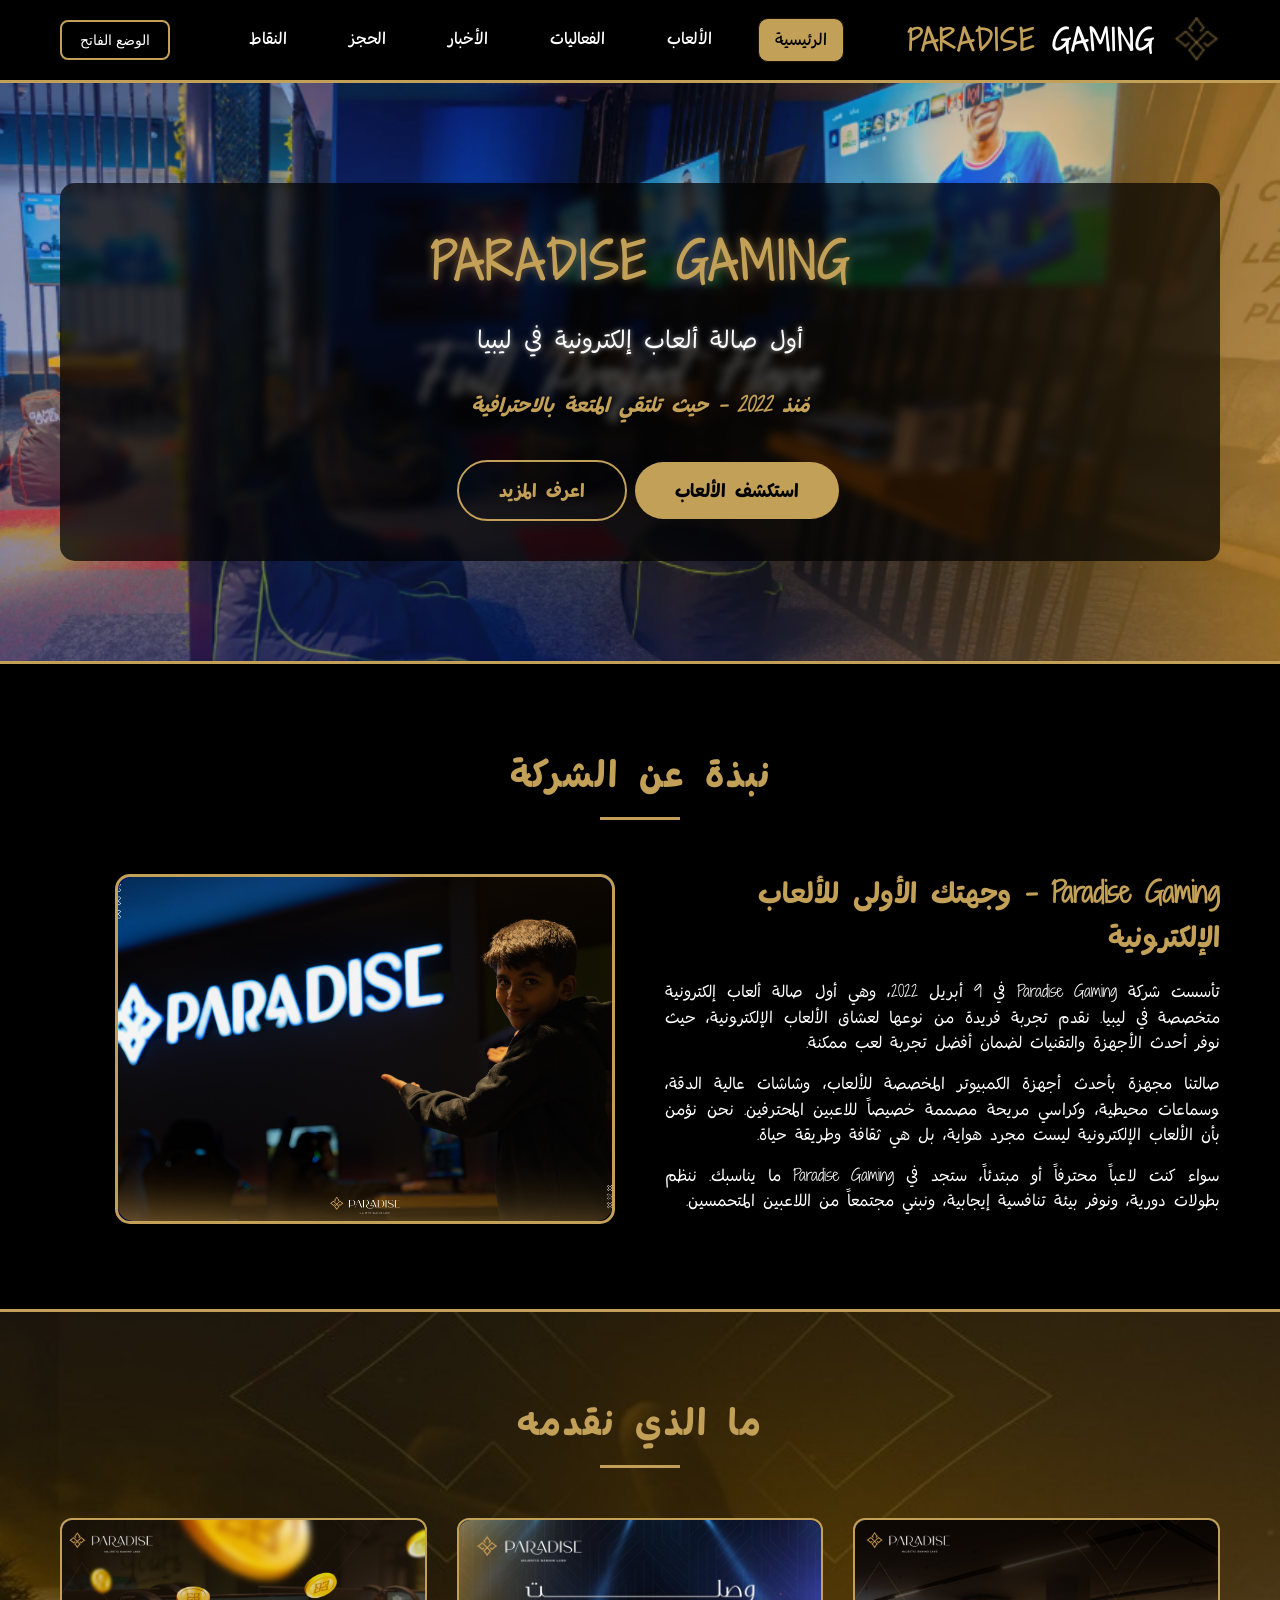
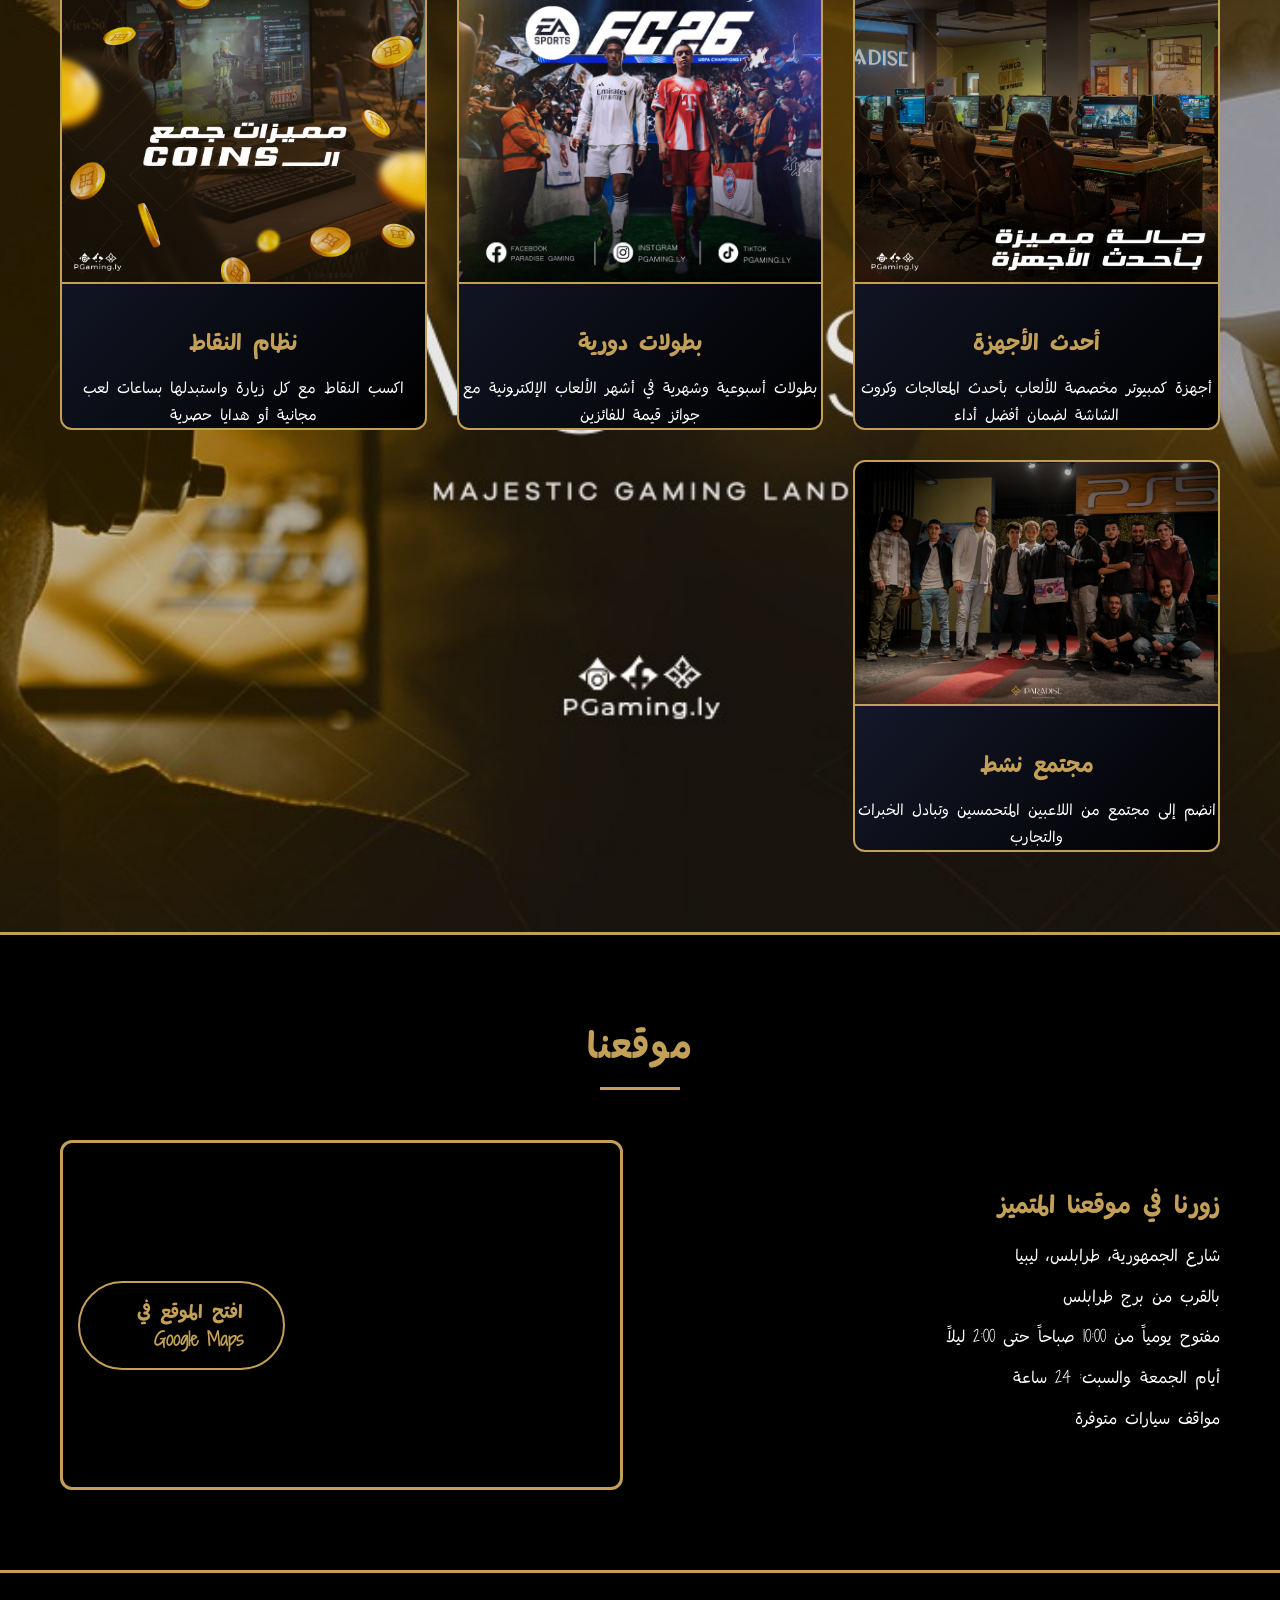
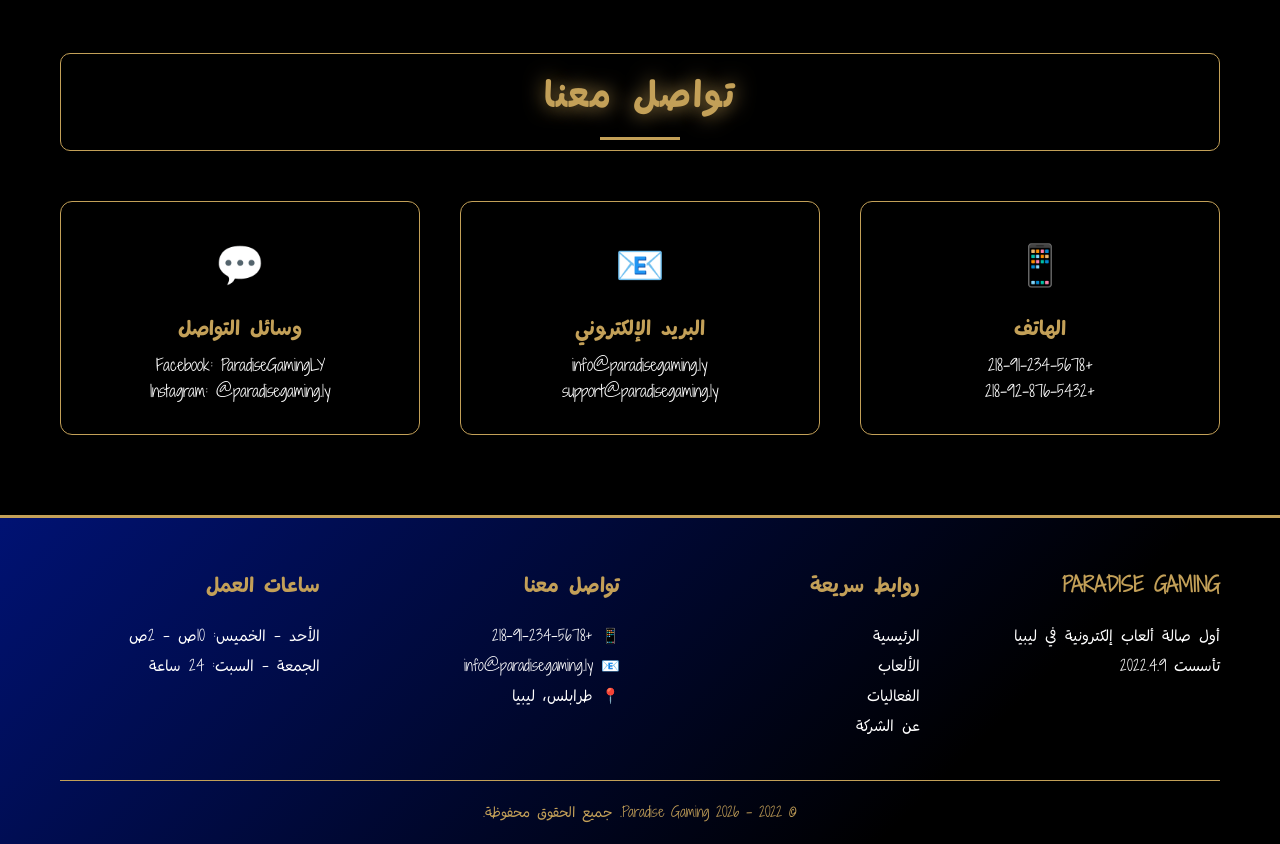
<file: index.html>
<!DOCTYPE html>
<html lang="ar" dir="rtl">
<head>
    <meta charset="UTF-8">
    <meta name="viewport" content="width=device-width, initial-scale=1.0">
    <meta name="description" content="Paradise Gaming - أول صالة ألعاب إلكترونية في ليبيا">
    <meta name="keywords" content="ألعاب إلكترونية, صالة ألعاب, ليبيا, Paradise Gaming">
    <meta name="author" content="Paradise Gaming">
    <title>Paradise Gaming - أول صالة ألعاب إلكترونية في ليبيا</title>
    <link rel="stylesheet" href="style.css">

    <link rel="icon" type="image/x-icon" href="./assets/logo.ico">
    <link rel="shortcut icon" type="image/x-icon" href="./assets/logo.ico">

    <link rel="preconnect" href="https://fonts.googleapis.com">
    <link rel="preconnect" href="https://fonts.gstatic.com" crossorigin>
    <link href="https://fonts.googleapis.com/css2?family=Playpen+Sans+Arabic:wght@100..800&family=Shadows+Into+Light+Two&display=swap" rel="stylesheet">

</head>
<body>

    <!-- ===== HEADER & NAVIGATION ===== -->
    <header>
        <div class="container">
            <div class="header-content">
                <div class="logo">
                    <img src="./assets/logo.ico" alt="Paradise Gaming Logo" class="logo-img">
                    <div class="logo-text">Paradise <span>Gaming</span></div>
                </div>
                <nav>
                    <ul>
                        <li><a href="index.html" class="active">الرئيسية</a></li>
                        <li><a href="games.html">الألعاب</a></li>
                        <li><a href="events.html">الفعاليات</a></li>
                        <li><a href="news.html">الأخبار</a></li>
                        <li><a href="reservation.html">الحجز</a></li>
                        <li><a href="points.html">النقاط</a></li>
                    </ul>
                </nav>
                <button id="themeToggleBtn" type="button">الوضع الفاتح</button>
            </div>
        </div>
    </header>

    <!-- ===== HERO SECTION ===== -->
    <section class="hero">
        <div class="container">
            <div class="hero-content">
                <h1>Paradise Gaming</h1>
                <p class="subtitle">أول صالة ألعاب إلكترونية في ليبيا</p>
                <p class="tagline">مُنذ 2022 - حيث تلتقي المتعة بالاحترافية</p>
                <div class="mt-20">
                    <a href="games.html" class="btn btn-primary">استكشف الألعاب</a>
                    <a href="about.html" class="btn btn-secondary">اعرف المزيد</a>
                </div>
            </div>
        </div>
    </section>

    <!-- ===== ABOUT SECTION ===== -->
    <section class="section about-section">
        <div class="container">
            <h2 class="section-title">نبذة عن الشركة</h2>
            <div class="about-content">
                <div class="about-text">
                    <h3>Paradise Gaming - وجهتك الأولى للألعاب الإلكترونية</h3>
                    <p>
                        تأسست شركة Paradise Gaming في 9 أبريل 2022، وهي أول صالة ألعاب إلكترونية متخصصة في ليبيا. 
                        نقدم تجربة فريدة من نوعها لعشاق الألعاب الإلكترونية، حيث نوفر أحدث الأجهزة والتقنيات 
                        لضمان أفضل تجربة لعب ممكنة.
                    </p>
                    <p>
                        صالتنا مجهزة بأحدث أجهزة الكمبيوتر المخصصة للألعاب، وشاشات عالية الدقة، 
                        وسماعات محيطية، وكراسي مريحة مصممة خصيصاً للاعبين المحترفين. 
                        نحن نؤمن بأن الألعاب الإلكترونية ليست مجرد هواية، بل هي ثقافة وطريقة حياة.
                    </p>
                    <p>
                        سواء كنت لاعباً محترفاً أو مبتدئاً، ستجد في Paradise Gaming ما يناسبك. 
                        ننظم بطولات دورية، ونوفر بيئة تنافسية إيجابية، ونبني مجتمعاً من اللاعبين المتحمسين.
                    </p>
                </div>
                <div class="about-image">
                    <div class="about-placeholder"><img src="./assets/welcome.jpg" alt="" style="width: 100%; height: 100%; object-fit: cover; border-radius: 15px;"></div>
                </div>
            </div>
        </div>
    </section>

    <!-- ===== INFO CARDS SECTION ===== -->
    <section class="section" style="background-image: url('./assets/1.jpg'); background-size: cover; background-position: center; backdrop-filter: blur(20px);">
        <div class="container">
            <h2 class="section-title">ما الذي نقدمه</h2>
            <div class="info-grid">
                <div class="info-card">
                    <div class="icon"><img src="./assets/devices.jpg" alt=""></div>
                    <h3>أحدث الأجهزة</h3>
                    <p>أجهزة كمبيوتر مخصصة للألعاب بأحدث المعالجات وكروت الشاشة لضمان أفضل أداء</p>
                </div>
                <div class="info-card">
                    <div class="icon"><img src="./assets/champ.jpg" alt=""></div>
                    <h3>بطولات دورية</h3>
                    <p>بطولات أسبوعية وشهرية في أشهر الألعاب الإلكترونية مع جوائز قيمة للفائزين</p>
                </div>
                <div class="info-card">
                    <div class="icon"><img src="./assets/4.jpg" alt=""></div>
                    <h3>نظام النقاط</h3>
                    <p>اكسب النقاط مع كل زيارة واستبدلها بساعات لعب مجانية أو هدايا حصرية</p>
                </div>
                 <div class="info-card">
                    <div class="icon"><img src="./assets/community.jpg" alt=""></div>
                    <h3>مجتمع نشط</h3>
                    <p>انضم إلى مجتمع من اللاعبين المتحمسين وتبادل الخبرات والتجارب</p>
                </div>
            </div>
        </div>
    </section>

    <!-- ===== LOCATION SECTION ===== -->
    <section class="location-section">
        <div class="container">
            <h2 class="section-title">موقعنا</h2>
            <div class="location-content">
                <div class="location-info">
                    <h3>زورنا في موقعنا المتميز</h3>
                    <p>شارع الجمهورية، طرابلس، ليبيا</p>
                    <p>بالقرب من برج طرابلس</p>
                    <p>مفتوح يومياً من 10:00 صباحاً حتى 2:00 ليلاً</p>
                    <p>أيام الجمعة والسبت: 24 ساعة</p>
                    <p>مواقف سيارات متوفرة</p>
                </div>
                <div class="location-map">
                    <iframe
                        src="https://www.google.com/maps?q=Paradis%20Gaming%20Tripoli%20Libya&output=embed"
                        width="100%"
                        height="100%"
                        style="border:0;"
                        allowfullscreen=""
                        loading="lazy"
                        referrerpolicy="no-referrer-when-downgrade">
                    </iframe>
                    <a href="https://maps.app.goo.gl/dHCfoFZ9pWc8gBET6" target="_blank" rel="noreferrer" class="btn btn-secondary mt-20">افتح الموقع في Google Maps</a>
                </div>
            </div>
        </div>
    </section>

    <!-- ===== CONTACT SECTION ===== -->
    <section class="contact-section">
        <div class="container">
            <h2 class="section-title" style="text-shadow: 0 0 20px rgba(195, 160, 88, 0.9); border: 1px solid #C3A058; background-color: rgba(0, 0, 0, 0.7); padding: 10px; border-radius: 10px; backdrop-filter: blur(5px);">تواصل معنا</h2>
            <div class="contact-grid">
                <div class="contact-item">
                    <div class="icon">📱</div>
                    <h3>الهاتف</h3>
                    <p>+218-91-234-5678</p>
                    <p>+218-92-876-5432</p>
                </div>
                <div class="contact-item">
                    <div class="icon">📧</div>
                    <h3>البريد الإلكتروني</h3>
                    <p>info@paradisegaming.ly</p>
                    <p>support@paradisegaming.ly</p>
                </div>
                <div class="contact-item">
                    <div class="icon">💬</div>
                    <h3>وسائل التواصل</h3>
                    <p>Facebook: ParadiseGamingLY</p>
                    <p>Instagram: @paradisegaming.ly</p>
                </div>
            </div>
        </div>
    </section>

    <!-- ===== FOOTER ===== -->
    <footer>
        <div class="container">
            <div class="footer-content">
                <div class="footer-section">
                    <h3>Paradise Gaming</h3>
                    <p>أول صالة ألعاب إلكترونية في ليبيا</p>
                    <p>تأسست 2022.4.9</p>
                </div>
                <div class="footer-section">
                    <h3>روابط سريعة</h3>
                    <a href="index.html">الرئيسية</a>
                    <a href="games.html">الألعاب</a>
                    <a href="events.html">الفعاليات</a>
                    <a href="about.html">عن الشركة</a>
                </div>
                <div class="footer-section">
                    <h3>تواصل معنا</h3>
                    <p>📱 +218-91-234-5678</p>
                    <p>📧 info@paradisegaming.ly</p>
                    <p>📍 طرابلس، ليبيا</p>
                </div>
                <div class="footer-section">
                    <h3>ساعات العمل</h3>
                    <p>الأحد - الخميس: 10ص - 2ص</p>
                    <p>الجمعة - السبت: 24 ساعة</p>
                </div>
            </div>
            <div class="footer-bottom">
                <p>&copy; 2022 - 2026 Paradise Gaming. جميع الحقوق محفوظة.</p>
            </div>
        </div>
    </footer>

    <script>
        const themeToggleBtn = document.getElementById('themeToggleBtn');
        
        function toggleTheme() {
            document.body.classList.toggle('light-mode');
            themeToggleBtn.textContent = document.body.classList.contains('light-mode') ? 'الوضع الداكن' : 'الوضع الفاتح';
        }
        
        themeToggleBtn.addEventListener('click', toggleTheme);
    </script>
</body>
</html>
</file>
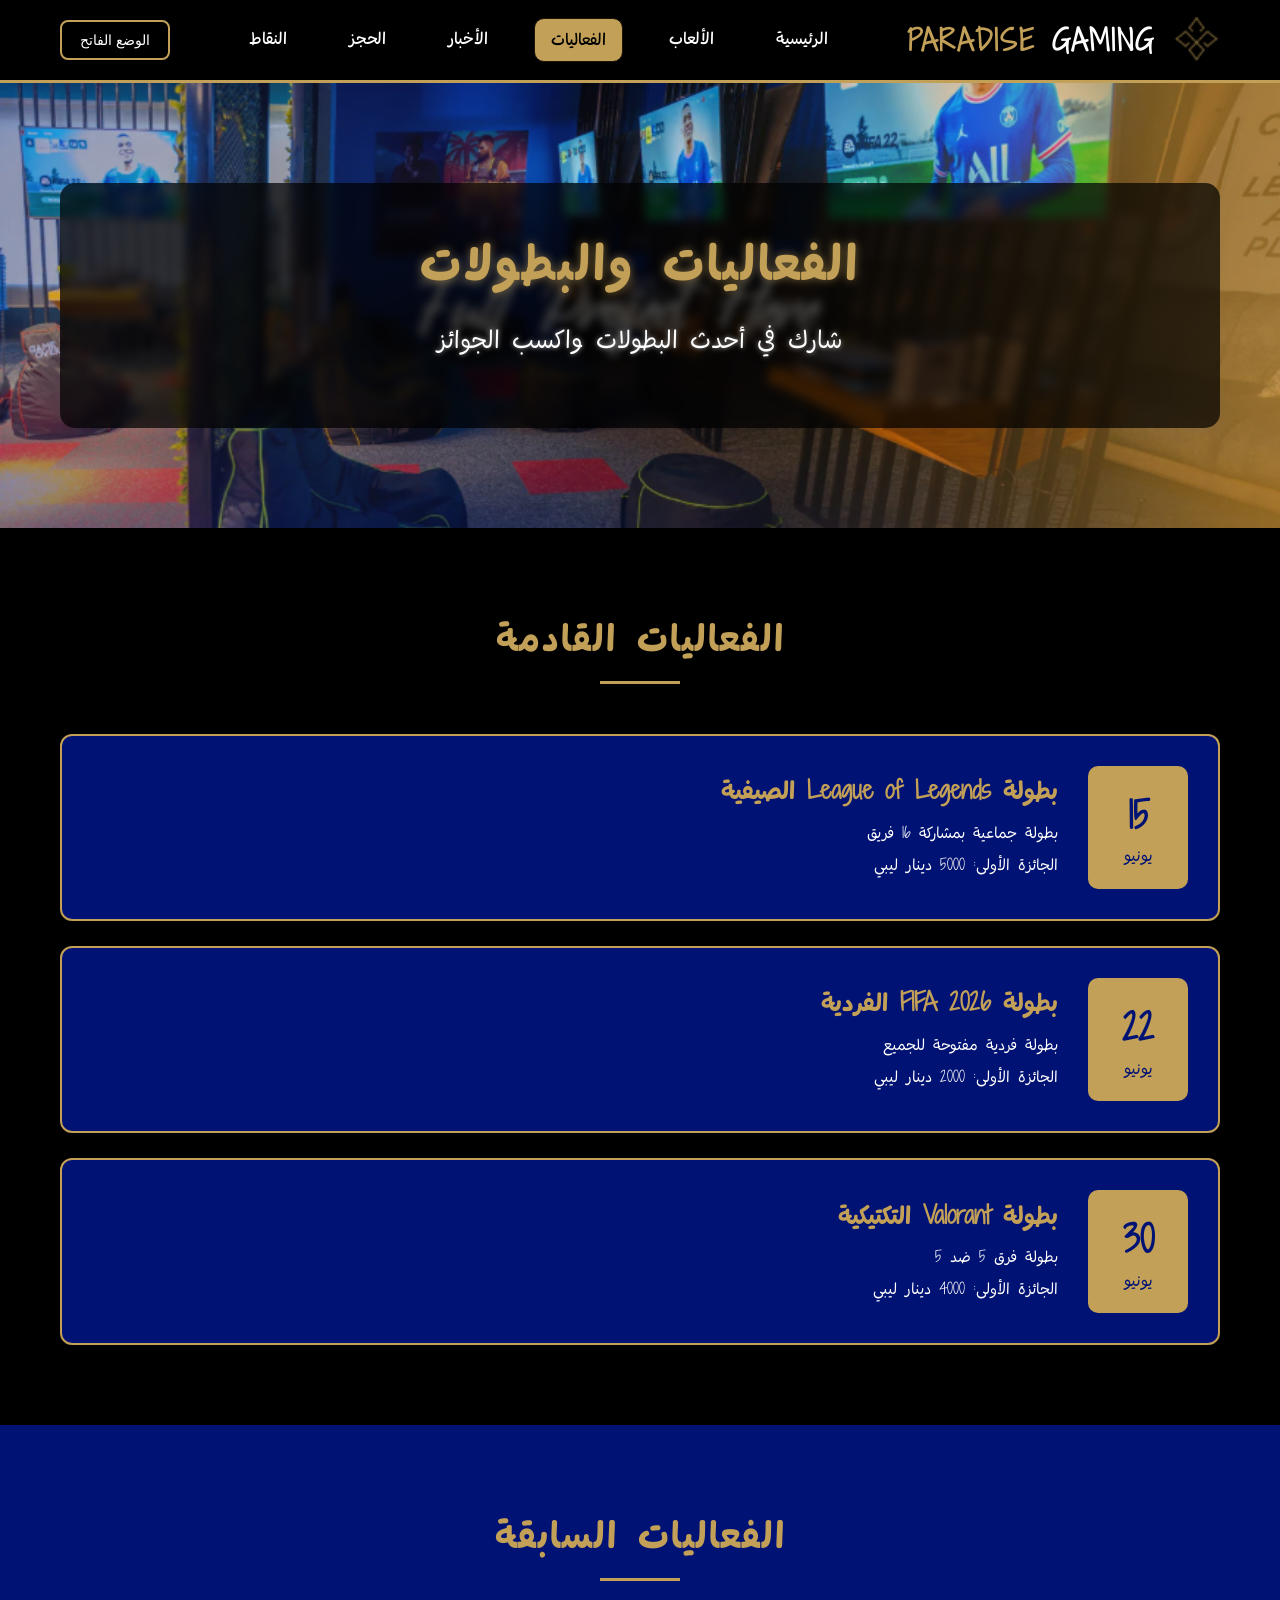
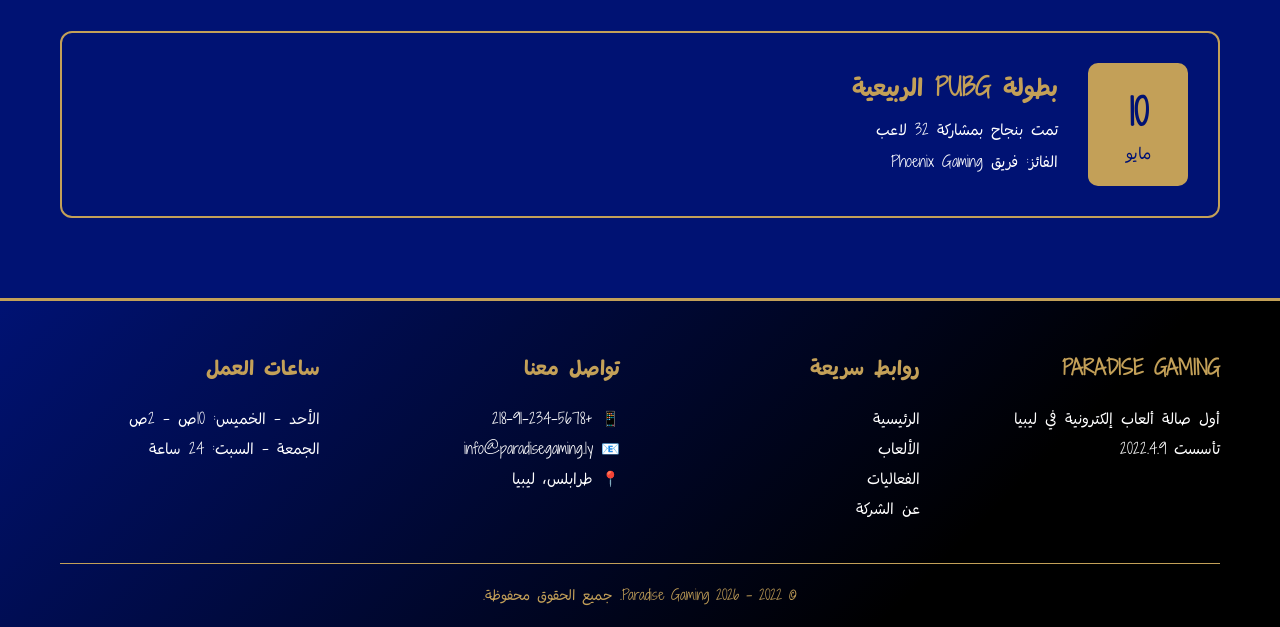
<file: events.html>
<!-- events.html -->
<!DOCTYPE html>
<html lang="ar" dir="rtl">
<head>
    <meta charset="UTF-8">
    <meta name="viewport" content="width=device-width, initial-scale=1.0">
    <meta name="description" content="Paradise Gaming - الفعاليات والبطولات في صالة الألعاب الإلكترونية في ليبيا">
    <meta name="keywords" content="ألعاب إلكترونية, صالة ألعاب, ليبيا, Paradise Gaming, فعاليات, بطولات">
    <meta name="author" content="Paradise Gaming">
    <title>الفعاليات - Paradise Gaming</title>
    <link rel="stylesheet" href="style.css">

    <link rel="icon" type="image/x-icon" href="./assets/logo.ico">
    <link rel="shortcut icon" type="image/x-icon" href="./assets/logo.ico">

    <link rel="preconnect" href="https://fonts.googleapis.com">
    <link rel="preconnect" href="https://fonts.gstatic.com" crossorigin>
    <link href="https://fonts.googleapis.com/css2?family=Playpen+Sans+Arabic:wght@100..800&family=Shadows+Into+Light+Two&display=swap" rel="stylesheet">
</head>
<body>

    <header>
        <div class="container">
            <div class="header-content">
                <div class="logo">
                    <img src="./assets/logo.ico" alt="Paradise Gaming Logo" class="logo-img">
                    <div class="logo-text">Paradise <span>Gaming</span></div>
                </div>
                <nav>
                    <ul>
                        <li><a href="index.html">الرئيسية</a></li>
                        <li><a href="games.html">الألعاب</a></li>
                        <li><a href="events.html" class="active">الفعاليات</a></li>
                        <li><a href="news.html">الأخبار</a></li>
                        <li><a href="reservation.html">الحجز</a></li>
                        <li><a href="points.html">النقاط</a></li>
                    </ul>
                </nav>
                <button id="themeToggleBtn" type="button">الوضع الفاتح</button>
            </div>
        </div>
    </header>

    <section class="hero">
        <div class="container">
            <div class="hero-content">
                <h1>الفعاليات والبطولات</h1>
                <p class="subtitle">شارك في أحدث البطولات واكسب الجوائز</p>
            </div>
        </div>
    </section>

    <section class="section">
        <div class="container">
            <h2 class="section-title">الفعاليات القادمة</h2>
            <div class="events-list">
                <div class="event-item">
                    <div class="event-date">
                        <span class="day">15</span>
                        <span class="month">يونيو</span>
                    </div>
                    <div class="event-details">
                        <h3>بطولة League of Legends الصيفية</h3>
                        <p>بطولة جماعية بمشاركة 16 فريق</p>
                        <p>الجائزة الأولى: 5000 دينار ليبي</p>
                    </div>
                </div>
                <div class="event-item">
                    <div class="event-date">
                        <span class="day">22</span>
                        <span class="month">يونيو</span>
                    </div>
                    <div class="event-details">
                        <h3>بطولة FIFA 2026 الفردية</h3>
                        <p>بطولة فردية مفتوحة للجميع</p>
                        <p>الجائزة الأولى: 2000 دينار ليبي</p>
                    </div>
                </div>
                <div class="event-item">
                    <div class="event-date">
                        <span class="day">30</span>
                        <span class="month">يونيو</span>
                    </div>
                    <div class="event-details">
                        <h3>بطولة Valorant التكتيكية</h3>
                        <p>بطولة فرق 5 ضد 5</p>
                        <p>الجائزة الأولى: 4000 دينار ليبي</p>
                    </div>
                </div>
            </div>
        </div>
    </section>

    <section class="section" style="background-color: #001273;">
        <div class="container">
            <h2 class="section-title">الفعاليات السابقة</h2>
            <div class="events-list">
                <div class="event-item">
                    <div class="event-date">
                        <span class="day">10</span>
                        <span class="month">مايو</span>
                    </div>
                    <div class="event-details">
                        <h3>بطولة PUBG الربيعية</h3>
                        <p>تمت بنجاح بمشاركة 32 لاعب</p>
                        <p>الفائز: فريق Phoenix Gaming</p>
                    </div>
                </div>
            </div>
        </div>
    </section>

    <footer>
        <div class="container">
            <div class="footer-content">
                <div class="footer-section">
                    <h3>Paradise Gaming</h3>
                    <p>أول صالة ألعاب إلكترونية في ليبيا</p>
                    <p>تأسست 2022.4.9</p>
                </div>
                <div class="footer-section">
                    <h3>روابط سريعة</h3>
                    <a href="index.html">الرئيسية</a>
                    <a href="games.html">الألعاب</a>
                    <a href="events.html">الفعاليات</a>
                    <a href="about.html">عن الشركة</a>
                </div>
                <div class="footer-section">
                    <h3>تواصل معنا</h3>
                    <p>📱 +218-91-234-5678</p>
                    <p>📧 info@paradisegaming.ly</p>
                    <p>📍 طرابلس، ليبيا</p>
                </div>
                <div class="footer-section">
                    <h3>ساعات العمل</h3>
                    <p>الأحد - الخميس: 10ص - 2ص</p>
                    <p>الجمعة - السبت: 24 ساعة</p>
                </div>
            </div>
            <div class="footer-bottom">
                <p>&copy; 2022 - 2026 Paradise Gaming. جميع الحقوق محفوظة.</p>
            </div>
        </div>
    </footer>

    <script>
        const themeToggleBtn = document.getElementById('themeToggleBtn');
        
        function toggleTheme() {
            document.body.classList.toggle('light-mode');
            themeToggleBtn.textContent = document.body.classList.contains('light-mode') ? 'الوضع الداكن' : 'الوضع الفاتح';
        }
        
        themeToggleBtn.addEventListener('click', toggleTheme);
    </script>
</body>
</html>
</file>
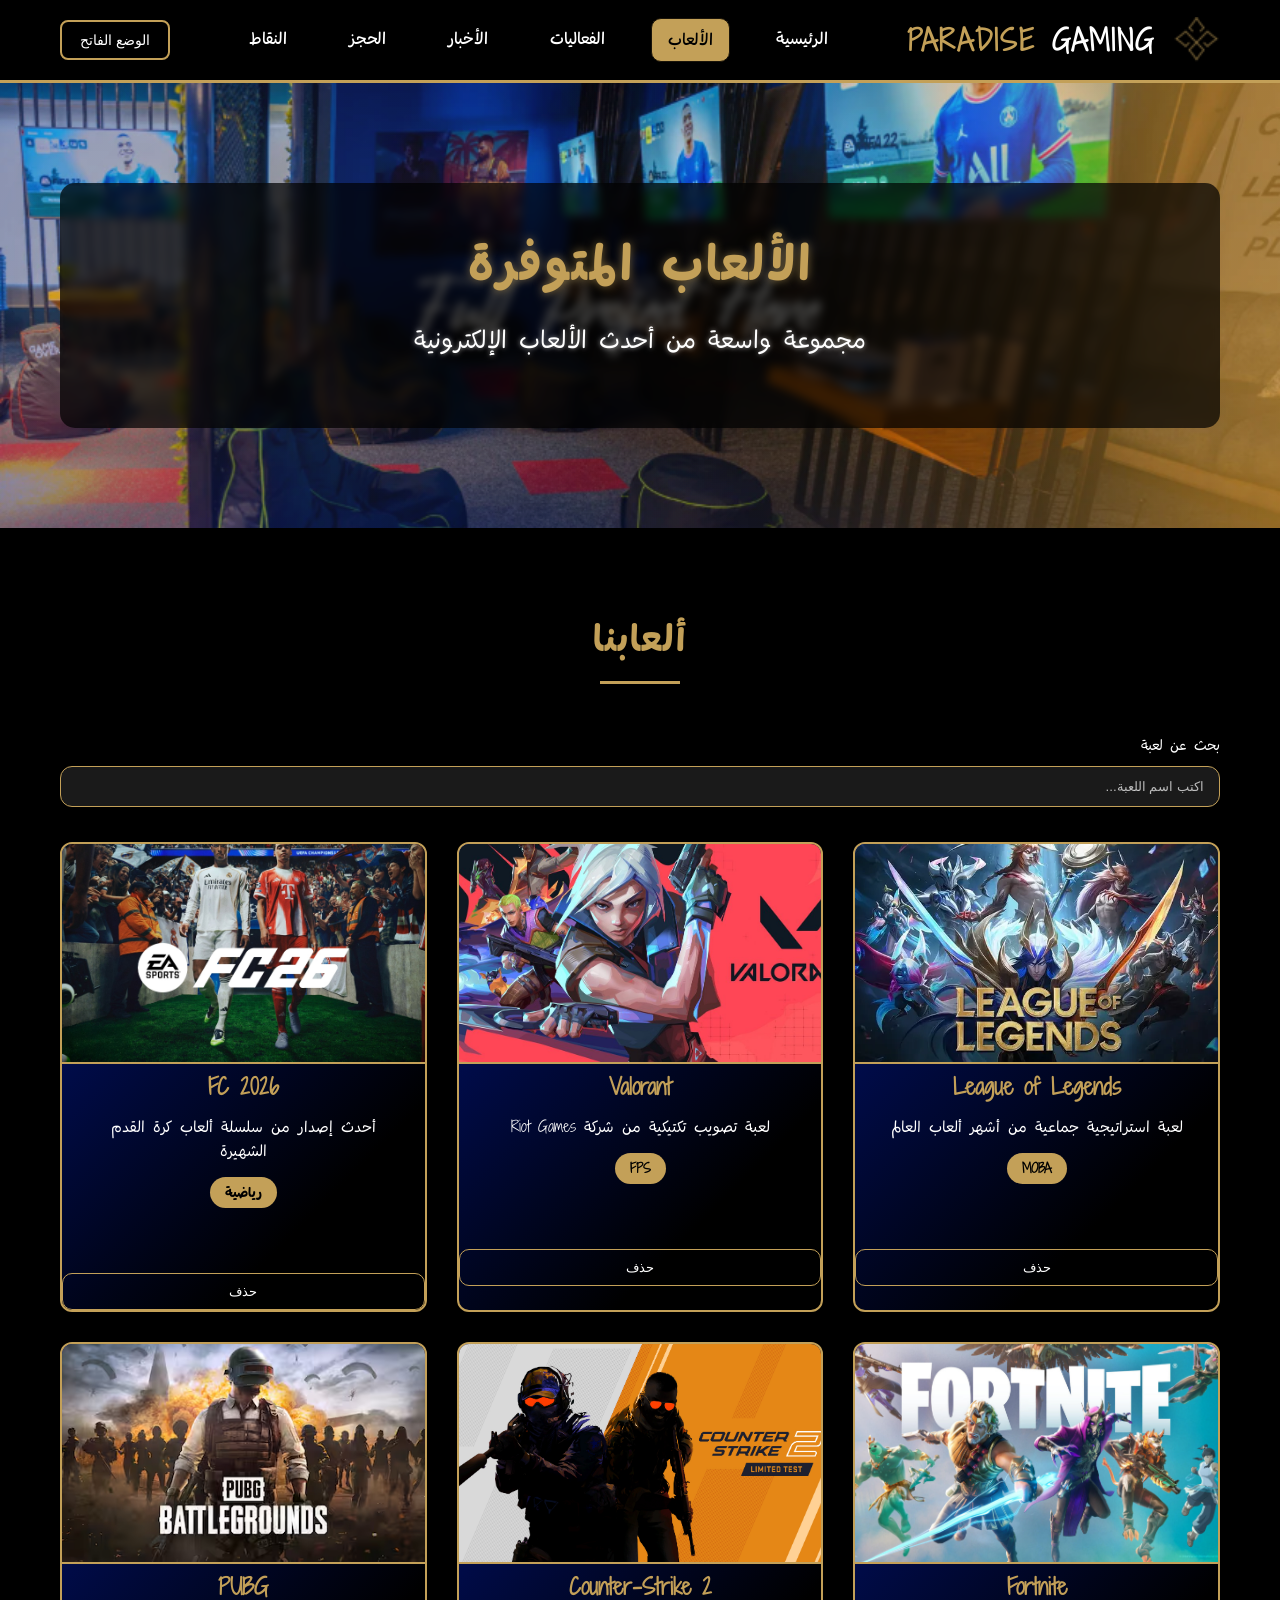
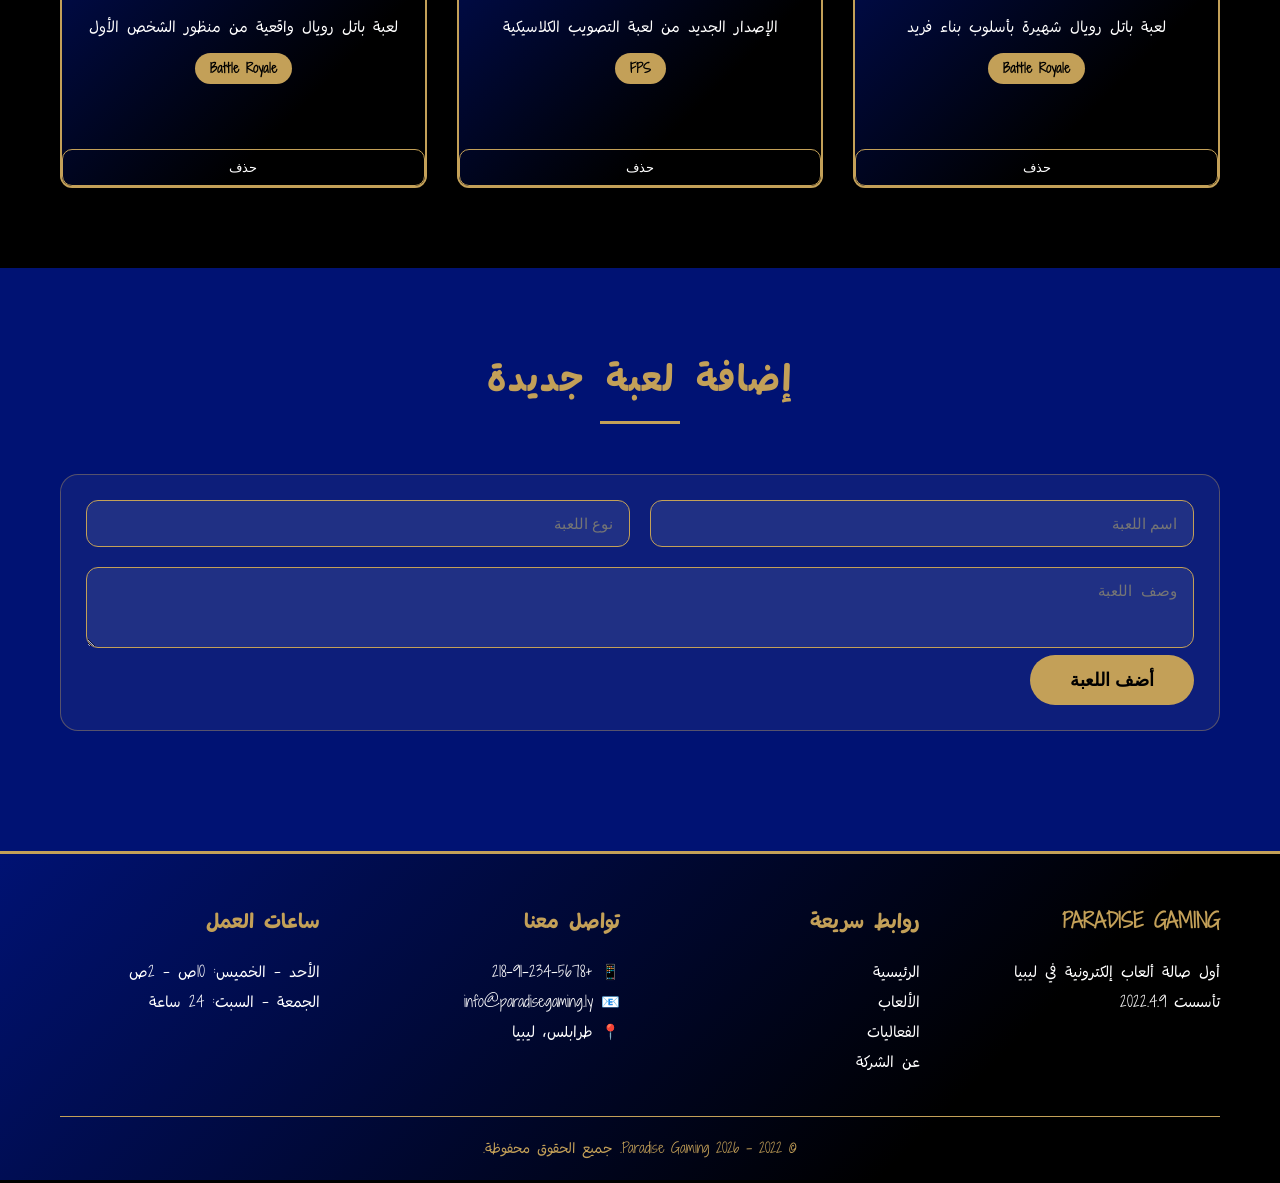
<file: games.html>
<!-- games.html -->
<!DOCTYPE html>
<html lang="ar" dir="rtl">
<head>
    <meta charset="UTF-8">
    <meta name="viewport" content="width=device-width, initial-scale=1.0">
    <meta name="description" content="Paradise Gaming - أفضل الألعاب الإلكترونية في ليبيا">
    <meta name="keywords" content="ألعاب إلكترونية, صالة ألعاب, ليبيا, Paradise Gaming, ألعاب">
    <meta name="author" content="Paradise Gaming">
    <title>الألعاب - Paradise Gaming</title>
    <link rel="stylesheet" href="style.css">

    <link rel="icon" type="image/x-icon" href="./assets/logo.ico">
    <link rel="shortcut icon" type="image/x-icon" href="./assets/logo.ico">

    <link rel="preconnect" href="https://fonts.googleapis.com">
    <link rel="preconnect" href="https://fonts.gstatic.com" crossorigin>
    <link href="https://fonts.googleapis.com/css2?family=Playpen+Sans+Arabic:wght@100..800&family=Shadows+Into+Light+Two&display=swap" rel="stylesheet">
</head>
<body>

    <header>
        <div class="container">
            <div class="header-content">
                <div class="logo">
                    <img src="./assets/logo.ico" alt="Paradise Gaming Logo" class="logo-img">
                    <div class="logo-text">Paradise <span>Gaming</span></div>
                </div>
                <nav>
                    <ul>
                        <li><a href="index.html">الرئيسية</a></li>
                        <li><a href="games.html" class="active">الألعاب</a></li>
                        <li><a href="events.html">الفعاليات</a></li>
                        <li><a href="news.html">الأخبار</a></li>
                        <li><a href="reservation.html">الحجز</a></li>
                        <li><a href="points.html">النقاط</a></li>
                    </ul>
                </nav>
                <button id="themeToggleBtn" type="button">الوضع الفاتح</button>
            </div>
        </div>
    </header>

    <section class="hero">
        <div class="container">
            <div class="hero-content" >
                <h1>الألعاب المتوفرة</h1>
                <p class="subtitle">مجموعة واسعة من أحدث الألعاب الإلكترونية</p>
            </div>
        </div>
    </section>

    <section class="section">
        <div class="container">
            <h2 class="section-title">ألعابنا</h2>
            <div class="games-actions">
                <div class="search-box">
                    <label for="gameSearch">بحث عن لعبة</label>
                    <input id="gameSearch" type="search" placeholder="اكتب اسم اللعبة...">
                </div>
            </div>

            <div id="gamesGrid" class="games-grid">
                <div class="game-card">
                    <div class="game-image"><img src="./assets/games-pics/LOL.jpg" alt="League of Legends"></div>
                    <div class="game-info">
                        <h3>League of Legends</h3>
                        <p>لعبة استراتيجية جماعية من أشهر ألعاب العالم</p>
                        <span class="game-tag">MOBA</span>
                    </div>
                </div>
                <div class="game-card">
                    <div class="game-image"><img src="./assets/games-pics/Valorant.jpg" alt="Valorant"></div>
                    <div class="game-info">
                        <h3>Valorant</h3>
                        <p>لعبة تصويب تكتيكية من شركة Riot Games</p>
                        <span class="game-tag">FPS</span>
                    </div>
                </div>
                <div class="game-card">
                    <div class="game-image"><img src="./assets/games-pics/FC26.jpg" alt="FC 2026"></div>
                    <div class="game-info">
                        <h3>FC 2026</h3>
                        <p>أحدث إصدار من سلسلة ألعاب كرة القدم الشهيرة</p>
                        <span class="game-tag">رياضية</span>
                    </div>
                </div>
                <div class="game-card">
                    <div class="game-image"><img src="./assets/games-pics/Fortnite.jpg" alt="Fortnite"></div>
                    <div class="game-info">
                        <h3>Fortnite</h3>
                        <p>لعبة باتل رويال شهيرة بأسلوب بناء فريد</p>
                        <span class="game-tag">Battle Royale</span>
                    </div>
                </div>
                <div class="game-card">
                    <div class="game-image"><img src="./assets/games-pics/cs2.jpg" alt="Counter-Strike 2"></div>
                    <div class="game-info">
                        <h3>Counter-Strike 2</h3>
                        <p>الإصدار الجديد من لعبة التصويب الكلاسيكية</p>
                        <span class="game-tag">FPS</span>
                    </div>
                </div>
                <div class="game-card">
                    <div class="game-image"><img src="./assets/games-pics/PUBG.jpg" alt="PUBG"></div>
                    <div class="game-info">
                        <h3>PUBG</h3>
                        <p>لعبة باتل رويال واقعية من منظور الشخص الأول</p>
                        <span class="game-tag">Battle Royale</span>
                    </div>
                </div>
            </div>
        </div>
    </section>

    <section class="section" style="background-color: #001273;">
        <div class="container">
            <h2 class="section-title">إضافة لعبة جديدة</h2>
            <div class="game-form">
                <div class="form-grid">
                    <input id="newGameName" type="text" placeholder="اسم اللعبة">
                    <input id="newGameGenre" type="text" placeholder="نوع اللعبة">
                </div>
                <textarea id="newGameDescription" rows="3" placeholder="وصف اللعبة"></textarea>
                <button id="addGameBtn" class="btn btn-primary" type="button">أضف اللعبة</button>
            </div>
        </div>
    </section>

    <footer>
        <div class="container">
            <div class="footer-content">
                <div class="footer-section">
                    <h3>Paradise Gaming</h3>
                    <p>أول صالة ألعاب إلكترونية في ليبيا</p>
                    <p>تأسست 2022.4.9</p>
                </div>
                <div class="footer-section">
                    <h3>روابط سريعة</h3>
                    <a href="index.html">الرئيسية</a>
                    <a href="games.html">الألعاب</a>
                    <a href="events.html">الفعاليات</a>
                    <a href="about.html">عن الشركة</a>
                </div>
                <div class="footer-section">
                    <h3>تواصل معنا</h3>
                    <p>📱 +218-91-234-5678</p>
                    <p>📧 info@paradisegaming.ly</p>
                    <p>📍 طرابلس، ليبيا</p>
                </div>
                <div class="footer-section">
                    <h3>ساعات العمل</h3>
                    <p>الأحد - الخميس: 10ص - 2ص</p>
                    <p>الجمعة - السبت: 24 ساعة</p>
                </div>
            </div>
            <div class="footer-bottom">
                <p>&copy; 2022 - 2026 Paradise Gaming. جميع الحقوق محفوظة.</p>
            </div>
        </div>
    </footer>

    <script>
        const gamesGrid = document.getElementById('gamesGrid');
        const searchInput = document.getElementById('gameSearch');
        const addGameBtn = document.getElementById('addGameBtn');
        const themeToggleBtn = document.getElementById('themeToggleBtn');

        function createRemoveButton(card) {
            const actionWrapper = document.createElement('div');
            actionWrapper.className = 'game-actions';
            const removeBtn = document.createElement('button');
            removeBtn.className = 'remove-game-btn';
            removeBtn.type = 'button';
            removeBtn.textContent = 'حذف';
            removeBtn.addEventListener('click', () => card.remove());
            actionWrapper.appendChild(removeBtn);
            card.appendChild(actionWrapper);
        }

        function normalizeText(text) {
            return text.trim().toLowerCase();
        }

        function filterGames() {
            const query = normalizeText(searchInput.value);
            document.querySelectorAll('.game-card').forEach(card => {
                const title = normalizeText(card.querySelector('h3').textContent);
                card.style.display = title.includes(query) ? '' : 'none';
            });
        }

        function addGame() {
            const nameField = document.getElementById('newGameName');
            const genreField = document.getElementById('newGameGenre');
            const descField = document.getElementById('newGameDescription');

            const name = nameField.value.trim();
            const genre = genreField.value.trim() || 'عام';
            const description = descField.value.trim() || 'إضافة لعبة جديدة إلى القائمة.';

            if (!name) {
                alert('الرجاء إدخال اسم اللعبة.');
                return;
            }

            const card = document.createElement('div');
            card.className = 'game-card';
            card.innerHTML = `
                <div class="game-info">
                    <h3>${name}</h3>
                    <p>${description}</p>
                    <span class="game-tag">${genre}</span>
                </div>
            `;

            createRemoveButton(card);
            gamesGrid.appendChild(card);
            nameField.value = '';
            genreField.value = '';
            descField.value = '';
            searchInput.value = '';
            filterGames();
        }

        function initRemoveButtons() {
            document.querySelectorAll('.game-card').forEach(card => {
                createRemoveButton(card);
            });
        }

        function toggleTheme() {
            document.body.classList.toggle('light-mode');
            themeToggleBtn.textContent = document.body.classList.contains('light-mode') ? 'الوضع الداكن' : 'الوضع الفاتح';
        }

        searchInput.addEventListener('input', filterGames);
        addGameBtn.addEventListener('click', addGame);
        themeToggleBtn.addEventListener('click', toggleTheme);

        initRemoveButtons();
    </script>
</body>
</html>
</file>
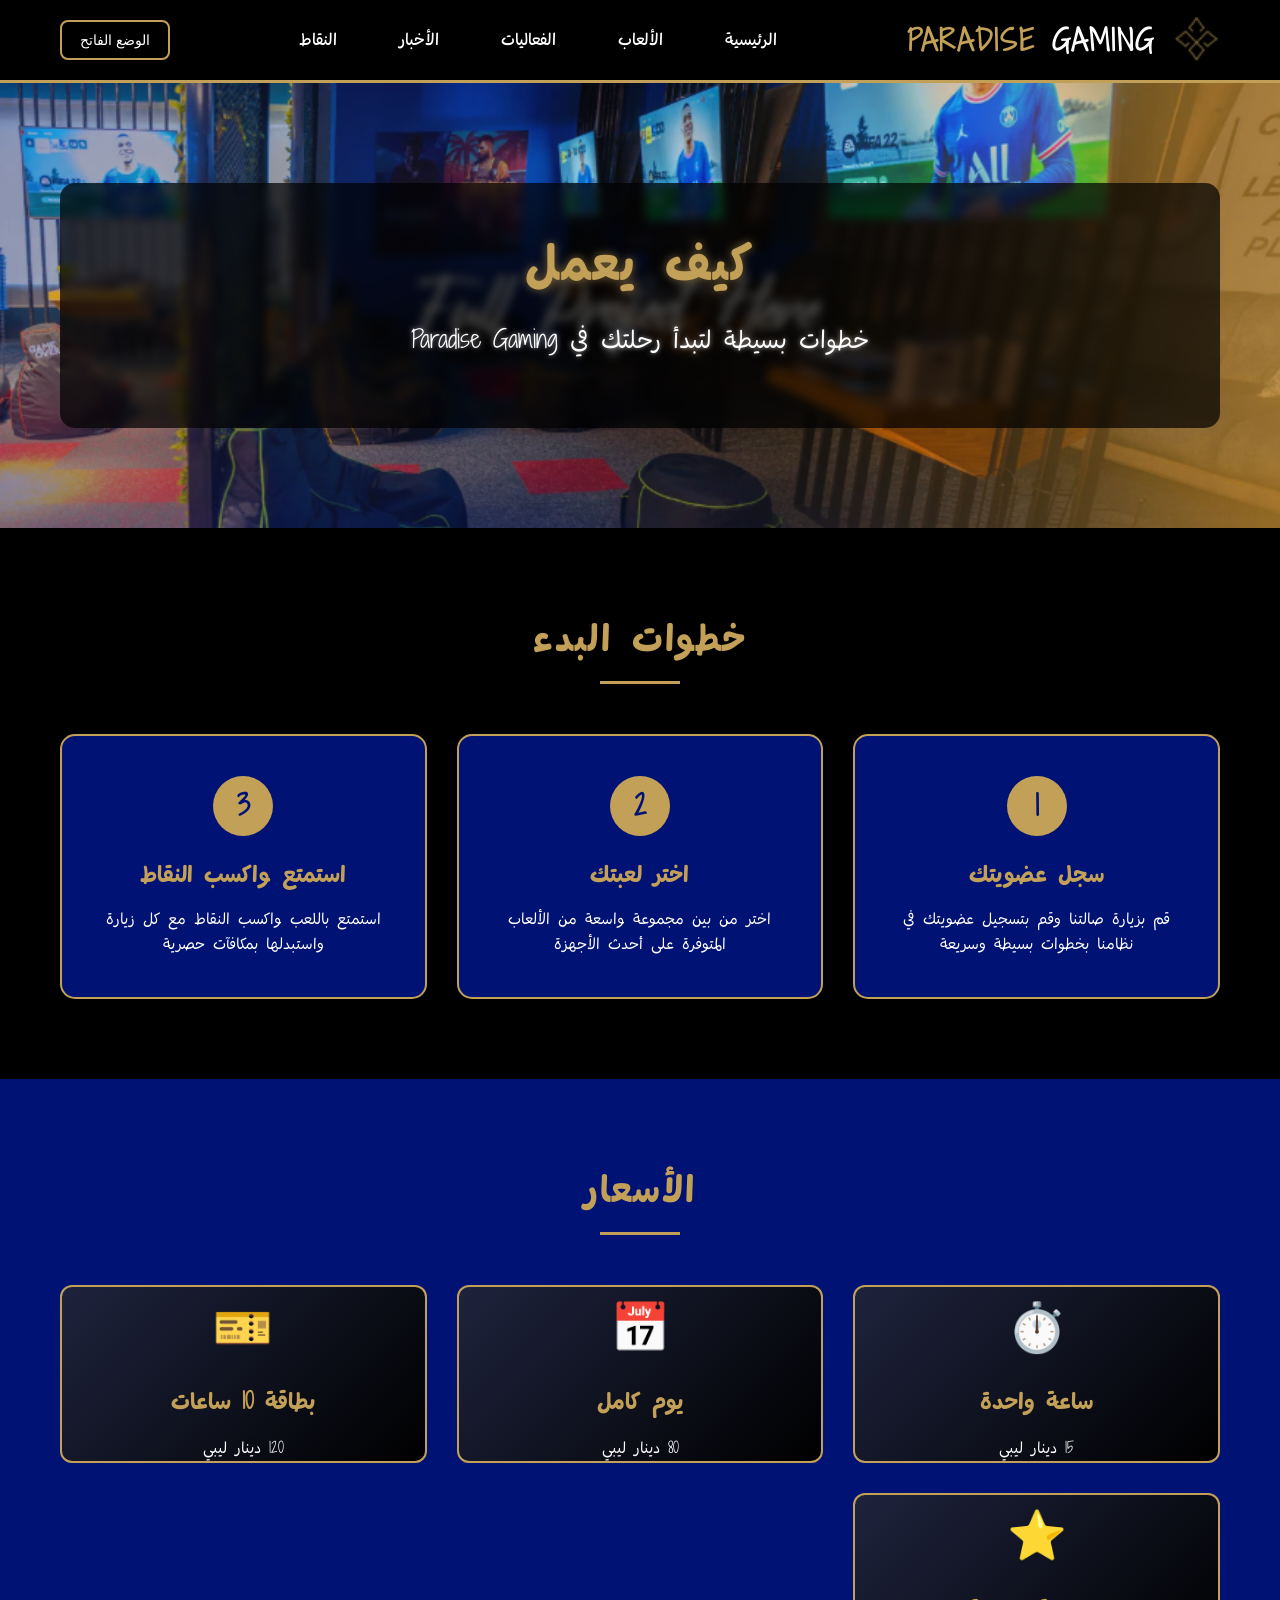
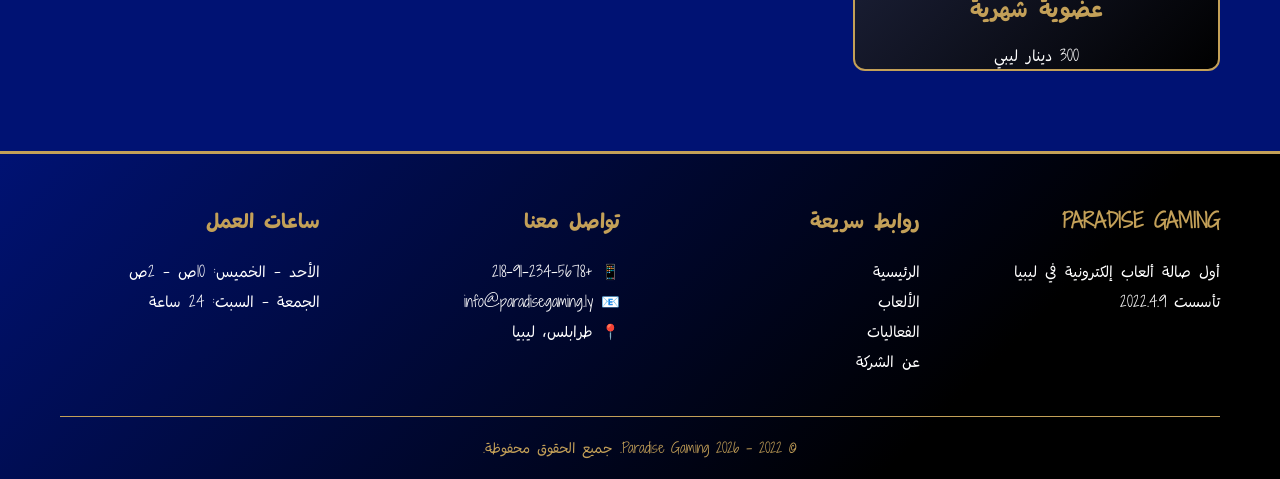
<file: how-it-works.html>
<!-- how-it-works.html -->
<!DOCTYPE html>
<html lang="ar" dir="rtl">
<head>
    <meta charset="UTF-8">
    <meta name="viewport" content="width=device-width, initial-scale=1.0">
    <meta name="description" content="Paradise Gaming - كيف تعمل صالة الألعاب الإلكترونية في ليبيا">
    <meta name="keywords" content="ألعاب إلكترونية, صالة ألعاب, ليبيا, Paradise Gaming, كيف يعمل">
    <meta name="author" content="Paradise Gaming">
    <title>كيف يعمل - Paradise Gaming</title>
    <link rel="stylesheet" href="style.css">

    <link rel="preconnect" href="https://fonts.googleapis.com">
    <link rel="preconnect" href="https://fonts.gstatic.com" crossorigin>
    <link href="https://fonts.googleapis.com/css2?family=Playpen+Sans+Arabic:wght@100..800&family=Shadows+Into+Light+Two&display=swap" rel="stylesheet">
</head>
<body>

    <header>
        <div class="container">
            <div class="header-content">
                <div class="logo">
                    <img src="./assets/logo.ico" alt="Paradise Gaming Logo" class="logo-img">
                    <div class="logo-text">Paradise <span>Gaming</span></div>
                </div>
                <nav>
                    <ul>
                        <li><a href="index.html">الرئيسية</a></li>
                        <li><a href="games.html">الألعاب</a></li>
                        <li><a href="events.html">الفعاليات</a></li>
                        <li><a href="news.html">الأخبار</a></li>
                        <li><a href="points.html">النقاط</a></li>
                    </ul>
                </nav>
                <button id="themeToggleBtn" type="button">الوضع الفاتح</button>
            </div>
        </div>
    </header>

    <section class="hero">
        <div class="container">
            <div class="hero-content">
                <h1>كيف يعمل</h1>
                <p class="subtitle">خطوات بسيطة لتبدأ رحلتك في Paradise Gaming</p>
            </div>
        </div>
    </section>

    <section class="section">
        <div class="container">
            <h2 class="section-title">خطوات البدء</h2>
            <div class="steps-container">
                <div class="step">
                    <div class="step-number">1</div>
                    <h3>سجل عضويتك</h3>
                    <p>قم بزيارة صالتنا وقم بتسجيل عضويتك في نظامنا بخطوات بسيطة وسريعة</p>
                </div>
                <div class="step">
                    <div class="step-number">2</div>
                    <h3>اختر لعبتك</h3>
                    <p>اختر من بين مجموعة واسعة من الألعاب المتوفرة على أحدث الأجهزة</p>
                </div>
                <div class="step">
                    <div class="step-number">3</div>
                    <h3>استمتع واكسب النقاط</h3>
                    <p>استمتع باللعب واكسب النقاط مع كل زيارة واستبدلها بمكافآت حصرية</p>
                </div>
            </div>
        </div>
    </section>

    <section class="section" style="background-color: #001273;">
        <div class="container">
            <h2 class="section-title">الأسعار</h2>
            <div class="info-grid">
                <div class="info-card">
                    <div class="icon">⏱️</div>
                    <h3>ساعة واحدة</h3>
                    <p>15 دينار ليبي</p>
                </div>
                <div class="info-card">
                    <div class="icon">📅</div>
                    <h3>يوم كامل</h3>
                    <p>80 دينار ليبي</p>
                </div>
                <div class="info-card">
                    <div class="icon">🎫</div>
                    <h3>بطاقة 10 ساعات</h3>
                    <p>120 دينار ليبي</p>
                </div>
                <div class="info-card">
                    <div class="icon">⭐</div>
                    <h3>عضوية شهرية</h3>
                    <p>300 دينار ليبي</p>
                </div>
            </div>
        </div>
    </section>

    <footer>
        <div class="container">
            <div class="footer-content">
                <div class="footer-section">
                    <h3>Paradise Gaming</h3>
                    <p>أول صالة ألعاب إلكترونية في ليبيا</p>
                    <p>تأسست 2022.4.9</p>
                </div>
                <div class="footer-section">
                    <h3>روابط سريعة</h3>
                    <a href="index.html">الرئيسية</a>
                    <a href="games.html">الألعاب</a>
                    <a href="events.html">الفعاليات</a>
                    <a href="about.html">عن الشركة</a>
                </div>
                <div class="footer-section">
                    <h3>تواصل معنا</h3>
                    <p>📱 +218-91-234-5678</p>
                    <p>📧 info@paradisegaming.ly</p>
                    <p>📍 طرابلس، ليبيا</p>
                </div>
                <div class="footer-section">
                    <h3>ساعات العمل</h3>
                    <p>الأحد - الخميس: 10ص - 2ص</p>
                    <p>الجمعة - السبت: 24 ساعة</p>
                </div>
            </div>
            <div class="footer-bottom">
                <p>&copy; 2022 - 2026 Paradise Gaming. جميع الحقوق محفوظة.</p>
            </div>
        </div>
    </footer>

    <script>
        const themeToggleBtn = document.getElementById('themeToggleBtn');
        
        function toggleTheme() {
            document.body.classList.toggle('light-mode');
            themeToggleBtn.textContent = document.body.classList.contains('light-mode') ? 'الوضع الداكن' : 'الوضع الفاتح';
        }
        
        themeToggleBtn.addEventListener('click', toggleTheme);
    </script>
</body>
</html>
</file>
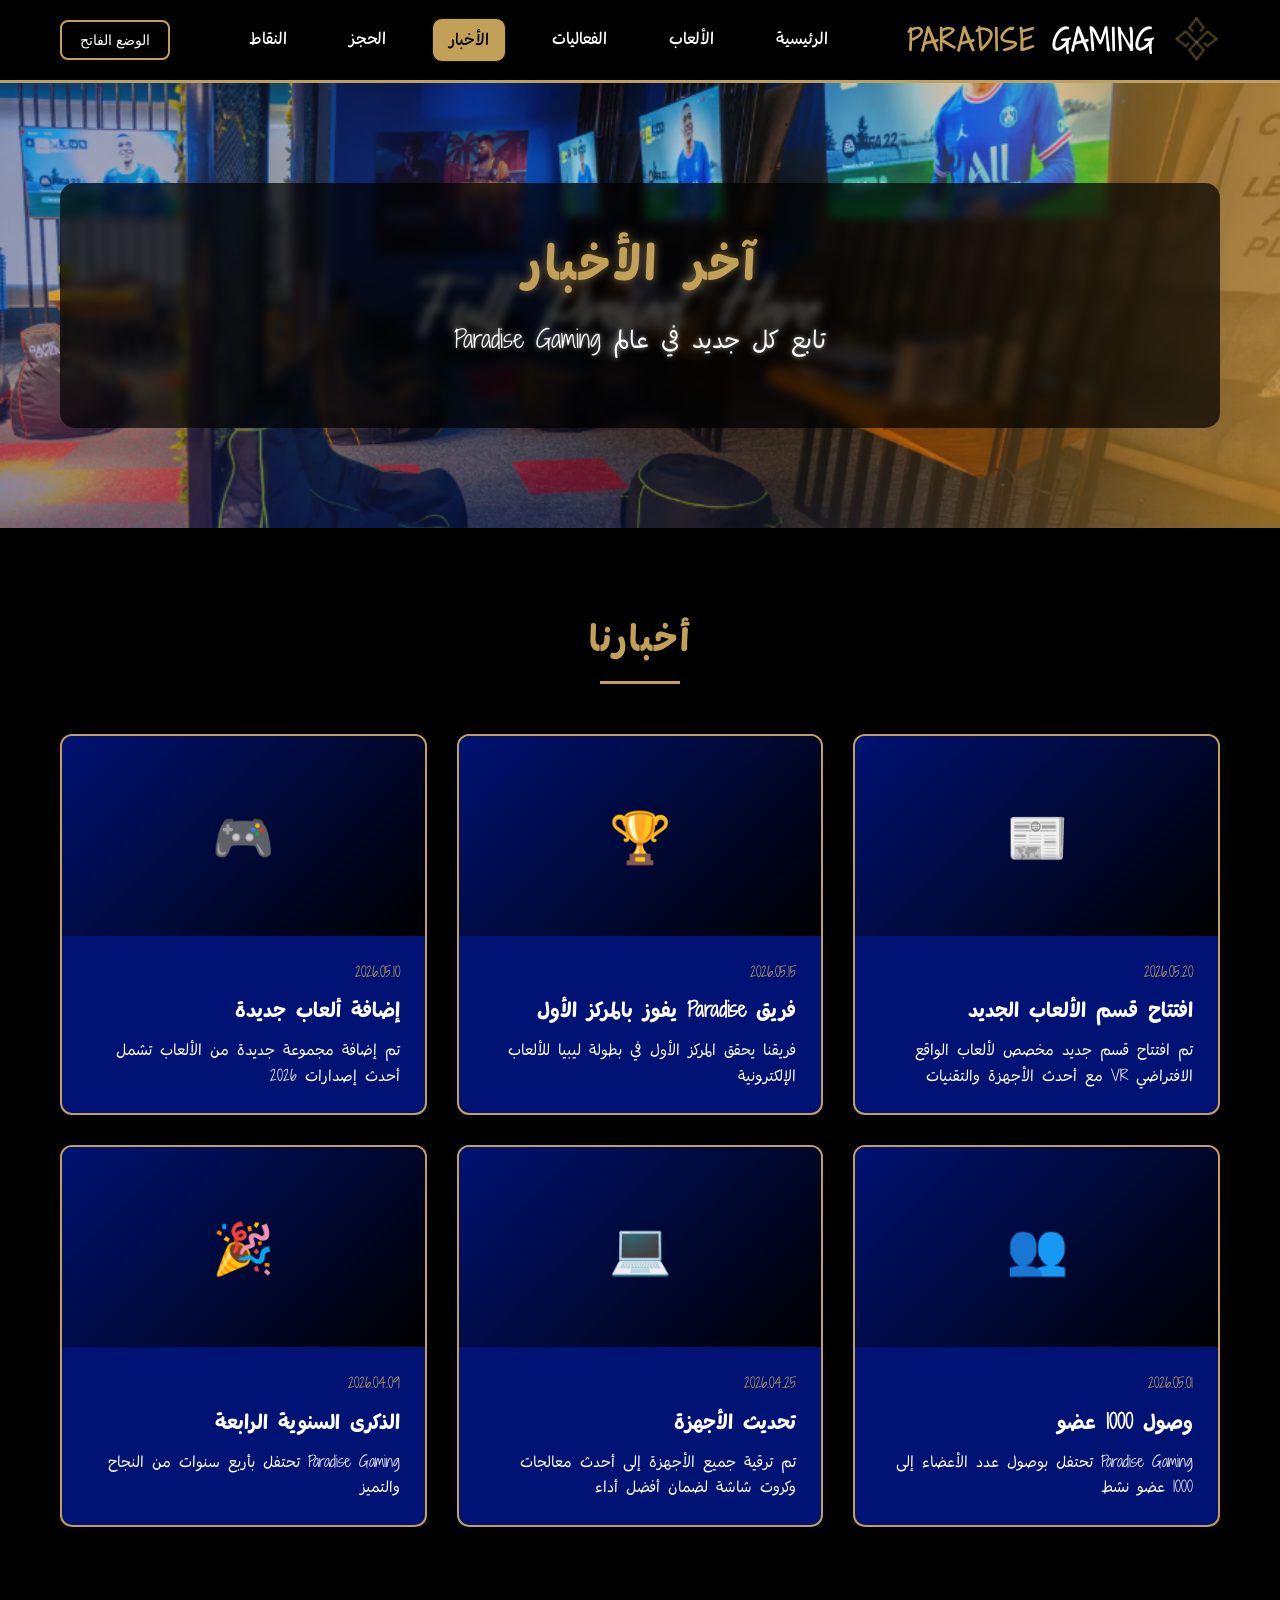
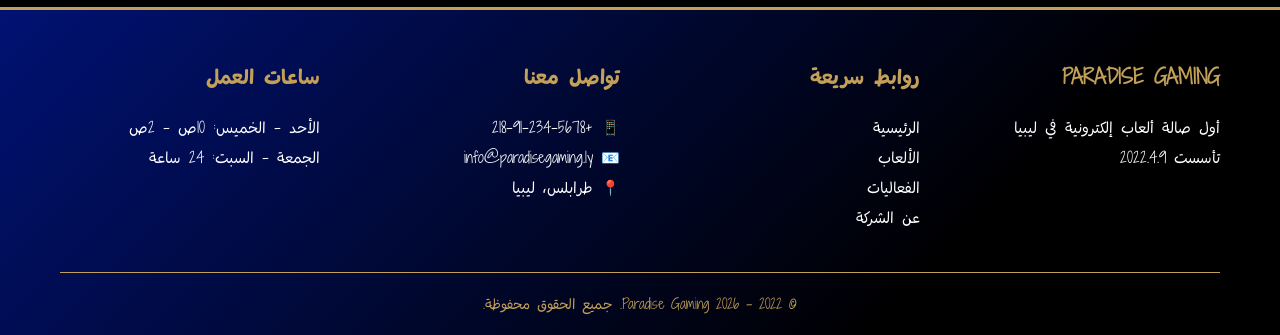
<file: news.html>
<!-- news.html -->
<!DOCTYPE html>
<html lang="ar" dir="rtl">
<head>
    <meta charset="UTF-8">
    <meta name="viewport" content="width=device-width, initial-scale=1.0">
    <meta name="description" content="Paradise Gaming - آخر الأخبار والتحديثات من صالة الألعاب الإلكترونية في ليبيا">
    <meta name="keywords" content="ألعاب إلكترونية, صالة ألعاب, ليبيا, Paradise Gaming, أخبار">
    <meta name="author" content="Paradise Gaming">
    <title>الأخبار - Paradise Gaming</title>
    <link rel="stylesheet" href="style.css">

    <link rel="icon" type="image/x-icon" href="./assets/logo.ico">
    <link rel="shortcut icon" type="image/x-icon" href="./assets/logo.ico">

    <link rel="preconnect" href="https://fonts.googleapis.com">
    <link rel="preconnect" href="https://fonts.gstatic.com" crossorigin>
    <link href="https://fonts.googleapis.com/css2?family=Playpen+Sans+Arabic:wght@100..800&family=Shadows+Into+Light+Two&display=swap" rel="stylesheet">
</head>
<body>

    <header>
        <div class="container">
            <div class="header-content">
                <div class="logo">
                    <img src="./assets/logo.ico" alt="Paradise Gaming Logo" class="logo-img">
                    <div class="logo-text">Paradise <span>Gaming</span></div>
                </div>
                <nav>
                    <ul>
                        <li><a href="index.html">الرئيسية</a></li>
                        <li><a href="games.html">الألعاب</a></li>
                        <li><a href="events.html">الفعاليات</a></li>
                        <li><a href="news.html" class="active">الأخبار</a></li>
                        <li><a href="reservation.html">الحجز</a></li>
                        <li><a href="points.html">النقاط</a></li>
                    </ul>
                </nav>
                <button id="themeToggleBtn" type="button">الوضع الفاتح</button>
            </div>
        </div>
    </header>

    <section class="hero">
        <div class="container">
            <div class="hero-content">
                <h1>آخر الأخبار</h1>
                <p class="subtitle">تابع كل جديد في عالم Paradise Gaming</p>
            </div>
        </div>
    </section>

    <section class="section">
        <div class="container">
            <h2 class="section-title">أخبارنا</h2>
            <div class="news-grid">
                <div class="news-card">
                    <div class="news-image">📰</div>
                    <div class="news-content">
                        <div class="date">2026.05.20</div>
                        <h3>افتتاح قسم الألعاب الجديد</h3>
                        <p>تم افتتاح قسم جديد مخصص لألعاب الواقع الافتراضي VR مع أحدث الأجهزة والتقنيات</p>
                    </div>
                </div>
                <div class="news-card">
                    <div class="news-image">🏆</div>
                    <div class="news-content">
                        <div class="date">2026.05.15</div>
                        <h3>فريق Paradise يفوز بالمركز الأول</h3>
                        <p>فريقنا يحقق المركز الأول في بطولة ليبيا للألعاب الإلكترونية</p>
                    </div>
                </div>
                <div class="news-card">
                    <div class="news-image">🎮</div>
                    <div class="news-content">
                        <div class="date">2026.05.10</div>
                        <h3>إضافة ألعاب جديدة</h3>
                        <p>تم إضافة مجموعة جديدة من الألعاب تشمل أحدث إصدارات 2026</p>
                    </div>
                </div>
                <div class="news-card">
                    <div class="news-image">👥</div>
                    <div class="news-content">
                        <div class="date">2026.05.01</div>
                        <h3>وصول 1000 عضو</h3>
                        <p>Paradise Gaming تحتفل بوصول عدد الأعضاء إلى 1000 عضو نشط</p>
                    </div>
                </div>
                <div class="news-card">
                    <div class="news-image">💻</div>
                    <div class="news-content">
                        <div class="date">2026.04.25</div>
                        <h3>تحديث الأجهزة</h3>
                        <p>تم ترقية جميع الأجهزة إلى أحدث معالجات وكروت شاشة لضمان أفضل أداء</p>
                    </div>
                </div>
                <div class="news-card">
                    <div class="news-image">🎉</div>
                    <div class="news-content">
                        <div class="date">2026.04.09</div>
                        <h3>الذكرى السنوية الرابعة</h3>
                        <p>Paradise Gaming تحتفل بأربع سنوات من النجاح والتميز</p>
                    </div>
                </div>
            </div>
        </div>
    </section>

    <footer>
        <div class="container">
            <div class="footer-content">
                <div class="footer-section">
                    <h3>Paradise Gaming</h3>
                    <p>أول صالة ألعاب إلكترونية في ليبيا</p>
                    <p>تأسست 2022.4.9</p>
                </div>
                <div class="footer-section">
                    <h3>روابط سريعة</h3>
                    <a href="index.html">الرئيسية</a>
                    <a href="games.html">الألعاب</a>
                    <a href="events.html">الفعاليات</a>
                    <a href="about.html">عن الشركة</a>
                </div>
                <div class="footer-section">
                    <h3>تواصل معنا</h3>
                    <p>📱 +218-91-234-5678</p>
                    <p>📧 info@paradisegaming.ly</p>
                    <p>📍 طرابلس، ليبيا</p>
                </div>
                <div class="footer-section">
                    <h3>ساعات العمل</h3>
                    <p>الأحد - الخميس: 10ص - 2ص</p>
                    <p>الجمعة - السبت: 24 ساعة</p>
                </div>
            </div>
            <div class="footer-bottom">
                <p>&copy; 2022 - 2026 Paradise Gaming. جميع الحقوق محفوظة.</p>
            </div>
        </div>
    </footer>

    <script>
        const themeToggleBtn = document.getElementById('themeToggleBtn');
        
        function toggleTheme() {
            document.body.classList.toggle('light-mode');
            themeToggleBtn.textContent = document.body.classList.contains('light-mode') ? 'الوضع الداكن' : 'الوضع الفاتح';
        }
        
        themeToggleBtn.addEventListener('click', toggleTheme);
    </script>
</body>
</html>
</file>
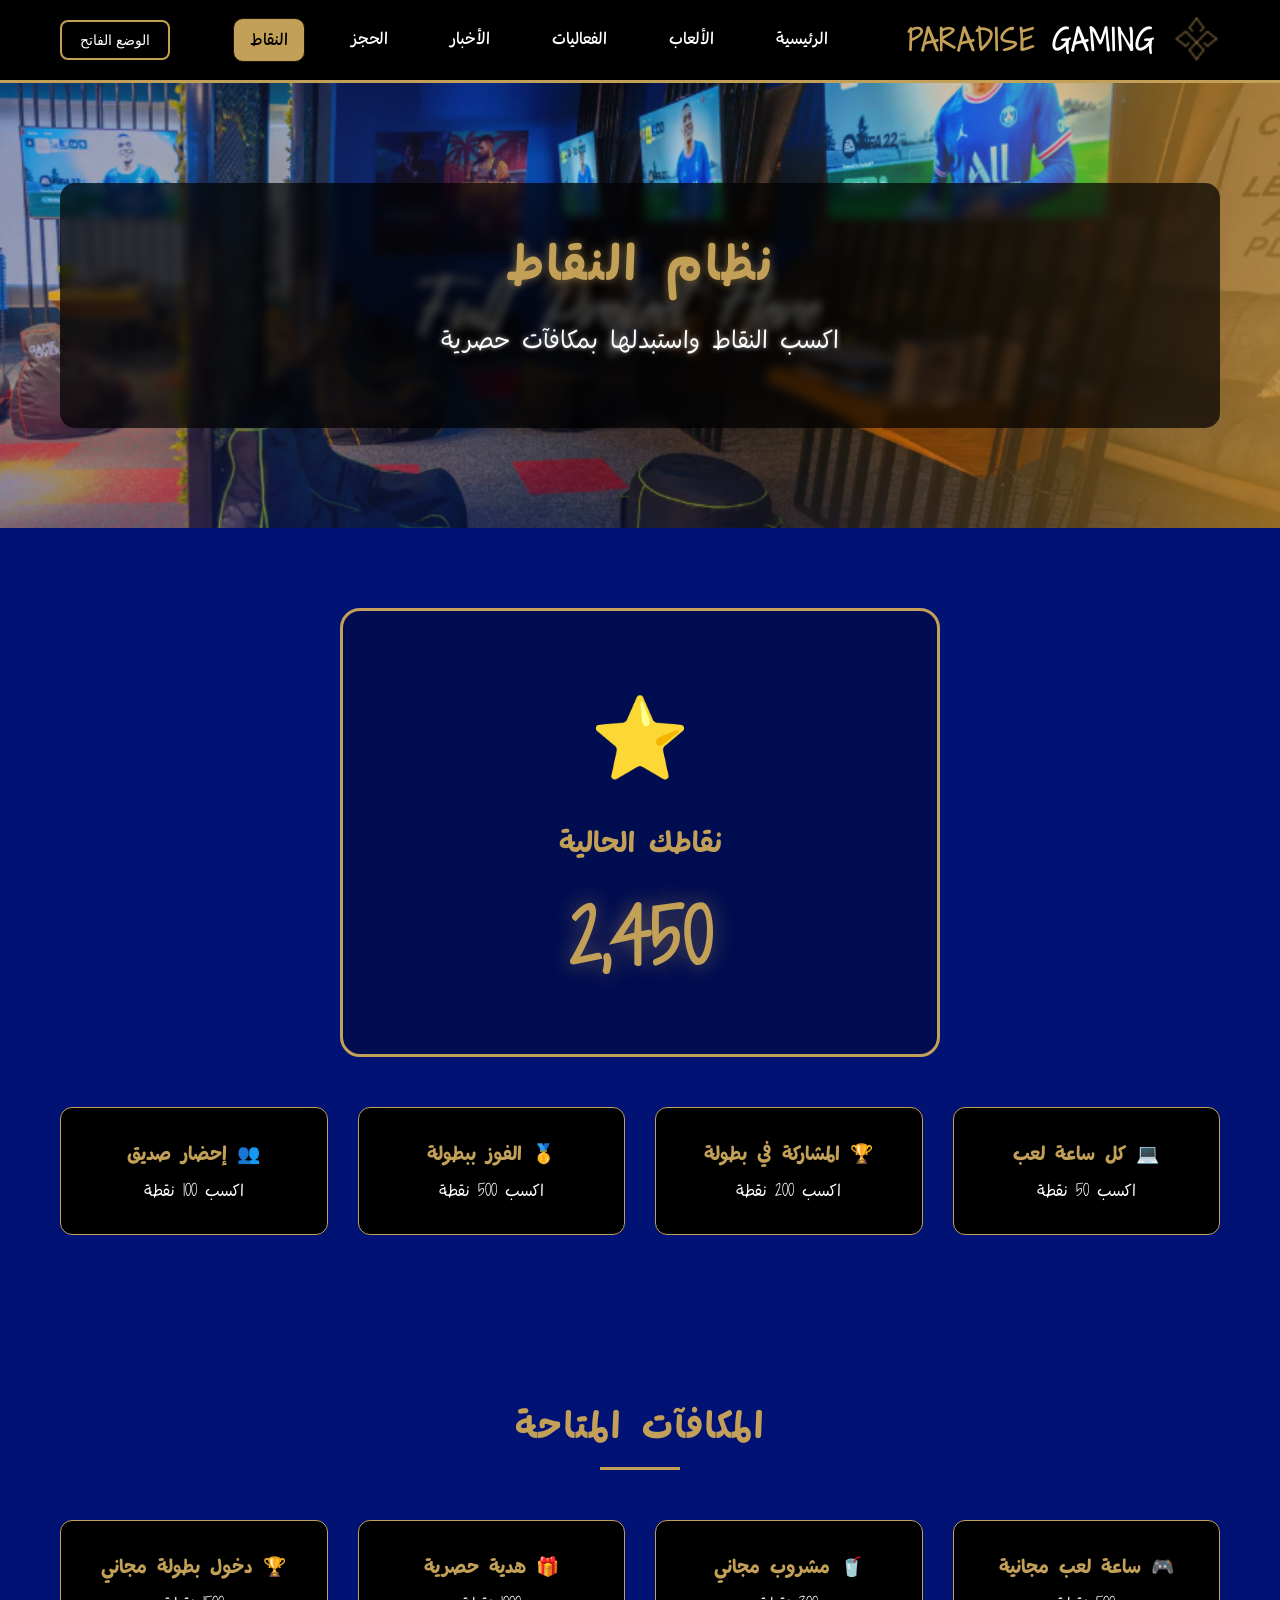
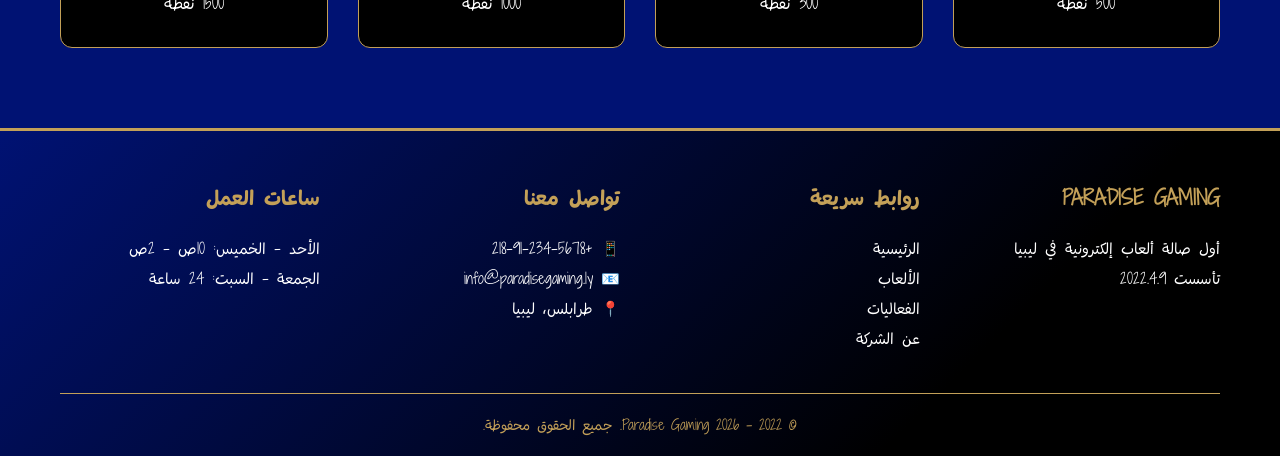
<file: points.html>
<!-- points.html -->
<!DOCTYPE html>
<html lang="ar" dir="rtl">
<head>
    <meta charset="UTF-8">
    <meta name="viewport" content="width=device-width, initial-scale=1.0">
    <meta name="description" content="Paradise Gaming - نظام النقاط والمكافآت في صالة الألعاب الإلكترونية في ليبيا">
    <meta name="keywords" content="ألعاب إلكترونية, صالة ألعاب, ليبيا, Paradise Gaming, نقاط, مكافآت">
    <meta name="author" content="Paradise Gaming">
    <title>نظام النقاط - Paradise Gaming</title>
    <link rel="stylesheet" href="style.css">

    <link rel="icon" type="image/x-icon" href="./assets/logo.ico">
    <link rel="shortcut icon" type="image/x-icon" href="./assets/logo.ico">

    <link rel="preconnect" href="https://fonts.googleapis.com">
    <link rel="preconnect" href="https://fonts.gstatic.com" crossorigin>
    <link href="https://fonts.googleapis.com/css2?family=Playpen+Sans+Arabic:wght@100..800&family=Shadows+Into+Light+Two&display=swap" rel="stylesheet">
</head>
<body>

    <header>
        <div class="container">
            <div class="header-content">
                <div class="logo">
                    <img src="./assets/logo.ico" alt="Paradise Gaming Logo" class="logo-img">
                    <div class="logo-text">Paradise <span>Gaming</span></div>
                </div>
                <nav>
                    <ul>
                        <li><a href="index.html">الرئيسية</a></li>
                        <li><a href="games.html">الألعاب</a></li>
                        <li><a href="events.html">الفعاليات</a></li>
                        <li><a href="news.html">الأخبار</a></li>
                        <li><a href="reservation.html">الحجز</a></li>
                        <li><a href="points.html" class="active">النقاط</a></li>
                    </ul>
                </nav>
                <button id="themeToggleBtn" type="button">الوضع الفاتح</button>
            </div>
        </div>
    </header>

    <section class="hero">
        <div class="container">
            <div class="hero-content">
                <h1>نظام النقاط</h1>
                <p class="subtitle">اكسب النقاط واستبدلها بمكافآت حصرية</p>
            </div>
        </div>
    </section>

    <section class="section points-section">
        <div class="container">
            <div class="points-display">
                <div class="points-icon">⭐</div>
                <h2>نقاطك الحالية</h2>
                <div class="points-number">2,450</div>
            </div>
            <div class="points-info">
                <div class="points-info-item">
                    <h3>💻 كل ساعة لعب</h3>
                    <p>اكسب 50 نقطة</p>
                </div>
                <div class="points-info-item">
                    <h3>🏆 المشاركة في بطولة</h3>
                    <p>اكسب 200 نقطة</p>
                </div>
                <div class="points-info-item">
                    <h3>🥇 الفوز ببطولة</h3>
                    <p>اكسب 500 نقطة</p>
                </div>
                <div class="points-info-item">
                    <h3>👥 إحضار صديق</h3>
                    <p>اكسب 100 نقطة</p>
                </div>
            </div>
        </div>
    </section>

    <section class="section" style="background-color: #001273;">
        <div class="container">
            <h2 class="section-title">المكافآت المتاحة</h2>
            <div class="points-info">
                <div class="points-info-item">
                    <h3>🎮 ساعة لعب مجانية</h3>
                    <p>500 نقطة</p>
                </div>
                <div class="points-info-item">
                    <h3>🥤 مشروب مجاني</h3>
                    <p>300 نقطة</p>
                </div>
                <div class="points-info-item">
                    <h3>🎁 هدية حصرية</h3>
                    <p>1000 نقطة</p>
                </div>
                <div class="points-info-item">
                    <h3>🏆 دخول بطولة مجاني</h3>
                    <p>1500 نقطة</p>
                </div>
            </div>
        </div>
    </section>

    <footer>
        <div class="container">
            <div class="footer-content">
                <div class="footer-section">
                    <h3>Paradise Gaming</h3>
                    <p>أول صالة ألعاب إلكترونية في ليبيا</p>
                    <p>تأسست 2022.4.9</p>
                </div>
                <div class="footer-section">
                    <h3>روابط سريعة</h3>
                    <a href="index.html">الرئيسية</a>
                    <a href="games.html">الألعاب</a>
                    <a href="events.html">الفعاليات</a>
                    <a href="about.html">عن الشركة</a>
                </div>
                <div class="footer-section">
                    <h3>تواصل معنا</h3>
                    <p>📱 +218-91-234-5678</p>
                    <p>📧 info@paradisegaming.ly</p>
                    <p>📍 طرابلس، ليبيا</p>
                </div>
                <div class="footer-section">
                    <h3>ساعات العمل</h3>
                    <p>الأحد - الخميس: 10ص - 2ص</p>
                    <p>الجمعة - السبت: 24 ساعة</p>
                </div>
            </div>
            <div class="footer-bottom">
                <p>&copy; 2022 - 2026 Paradise Gaming. جميع الحقوق محفوظة.</p>
            </div>
        </div>
    </footer>

    <script>
        const themeToggleBtn = document.getElementById('themeToggleBtn');
        
        function toggleTheme() {
            document.body.classList.toggle('light-mode');
            themeToggleBtn.textContent = document.body.classList.contains('light-mode') ? 'الوضع الداكن' : 'الوضع الفاتح';
        }
        
        themeToggleBtn.addEventListener('click', toggleTheme);
    </script>
</body>
</html>
</file>
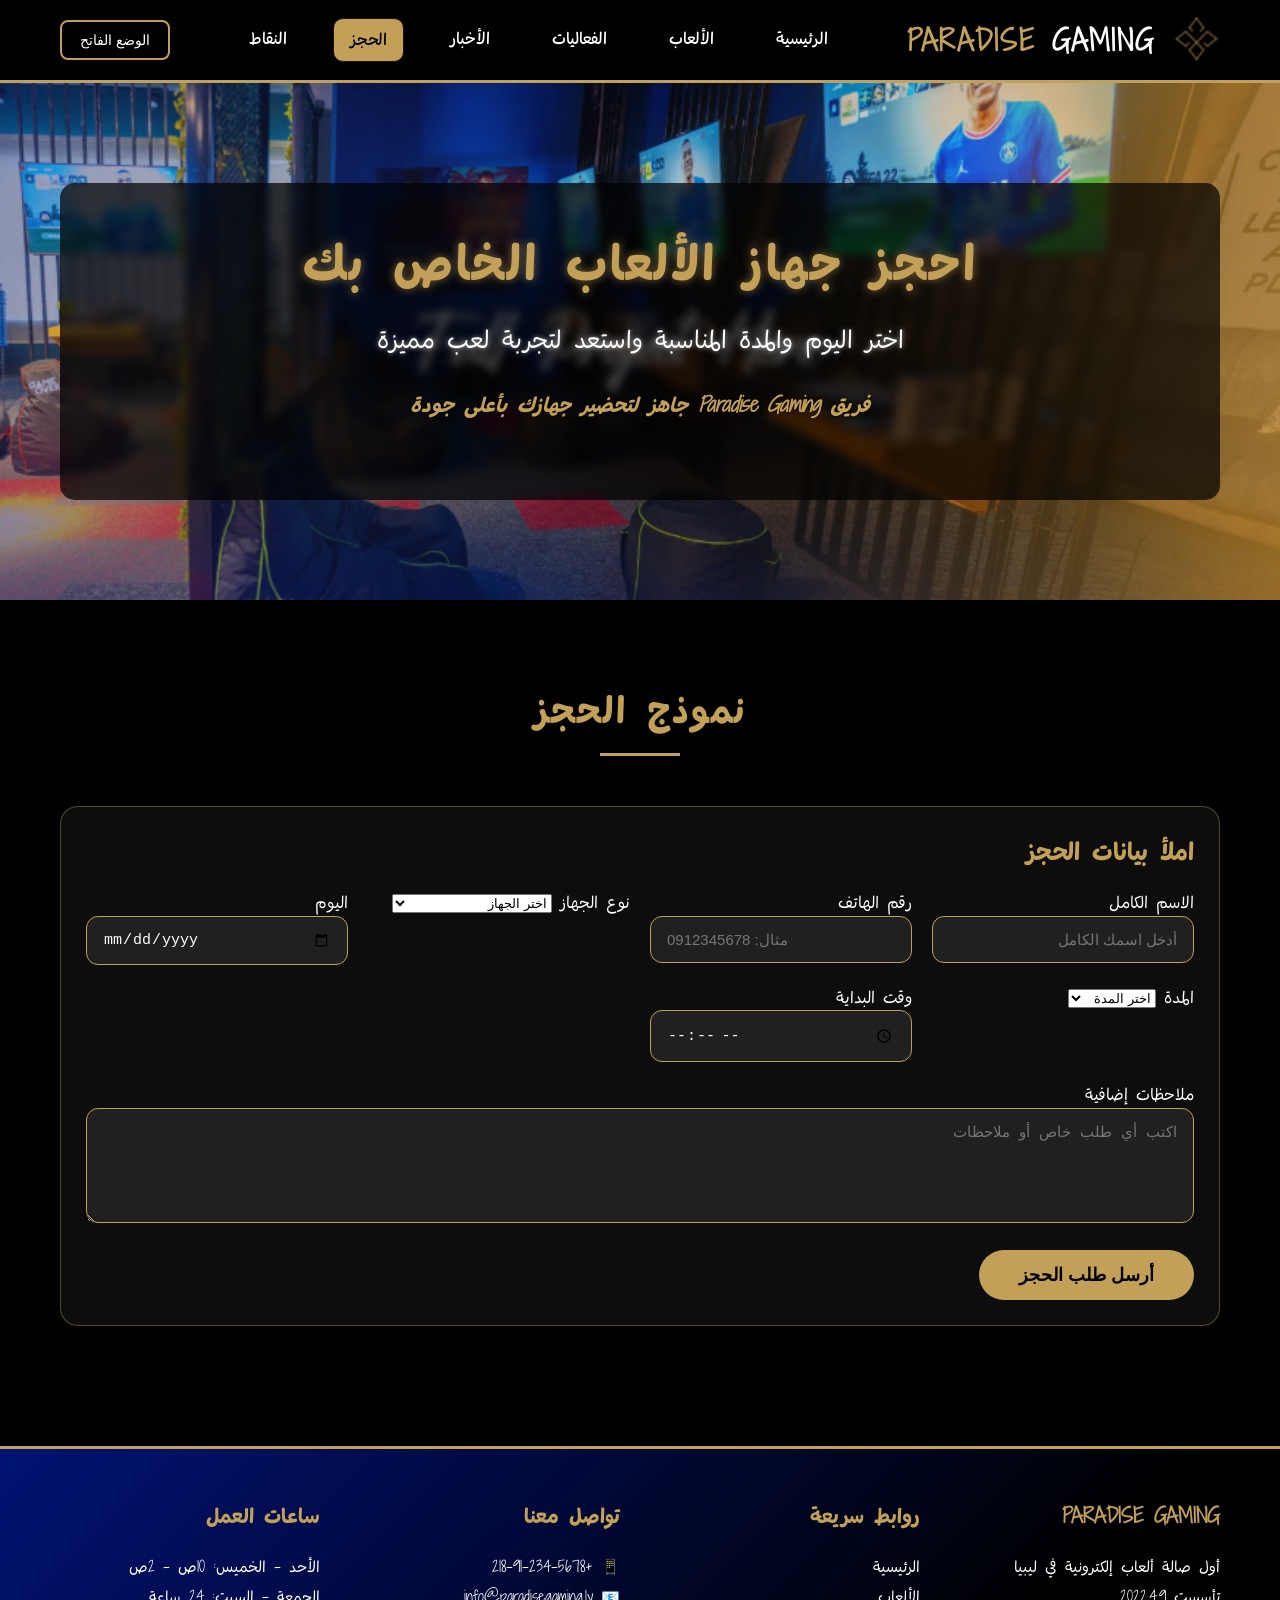
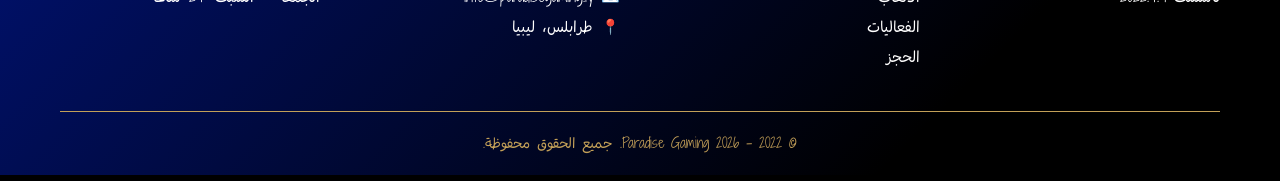
<file: reservation.html>
<!DOCTYPE html>
<html lang="ar" dir="rtl">
<head>
    <meta charset="UTF-8">
    <meta name="viewport" content="width=device-width, initial-scale=1.0">
    <meta name="description" content="Paradise Gaming - صفحة الحجز لحجز جهاز ألعاب وتحديد المدة واليوم">
    <meta name="keywords" content="حجز, صالة ألعاب, Paradise Gaming, ليبيا, جهاز ألعاب">
    <meta name="author" content="Paradise Gaming">
    <title>الحجز - Paradise Gaming</title>
    <link rel="stylesheet" href="style.css">
    <link rel="icon" type="image/x-icon" href="./assets/logo.ico">
    <link rel="shortcut icon" type="image/x-icon" href="./assets/logo.ico">
    <link rel="preconnect" href="https://fonts.googleapis.com">
    <link rel="preconnect" href="https://fonts.gstatic.com" crossorigin>
    <link href="https://fonts.googleapis.com/css2?family=Playpen+Sans+Arabic:wght@100..800&family=Shadows+Into+Light+Two&display=swap" rel="stylesheet">
</head>
<body>
    <header>
        <div class="container">
            <div class="header-content">
                <div class="logo">
                    <img src="./assets/logo.ico" alt="Paradise Gaming Logo" class="logo-img">
                    <div class="logo-text">Paradise <span>Gaming</span></div>
                </div>
                <nav>
                    <ul>
                        <li><a href="index.html">الرئيسية</a></li>
                        <li><a href="games.html">الألعاب</a></li>
                        <li><a href="events.html">الفعاليات</a></li>
                        <li><a href="news.html">الأخبار</a></li>
                        <li><a href="reservation.html" class="active">الحجز</a></li>
                        <li><a href="points.html">النقاط</a></li>
                    </ul>
                </nav>
                <button id="themeToggleBtn" type="button">الوضع الفاتح</button>
            </div>
        </div>
    </header>

    <section class="hero">
        <div class="container">
            <div class="hero-content">
                <h1>احجز جهاز الألعاب الخاص بك</h1>
                <p class="subtitle">اختر اليوم والمدة المناسبة واستعد لتجربة لعب مميزة</p>
                <p class="tagline">فريق Paradise Gaming جاهز لتحضير جهازك بأعلى جودة</p>
            </div>
        </div>
    </section>

    <section class="section">
        <div class="container">
            <h2 class="section-title">نموذج الحجز</h2>
            <div class="game-form">
                <h3>املأ بيانات الحجز</h3>
                <form action="#" method="post">
                    <div class="form-grid">
                        <div>
                            <label for="fullName">الاسم الكامل</label>
                            <input type="text" id="fullName" name="fullName" placeholder="أدخل اسمك الكامل" required>
                        </div>
                        <div>
                            <label for="phone">رقم الهاتف</label>
                            <input type="tel" id="phone" name="phone" placeholder="مثال: 0912345678" required>
                        </div>
                        <div>
                            <label for="device">نوع الجهاز</label>
                            <select id="device" name="device" required>
                                <option value="">اختر الجهاز</option>
                                <option value="pc-gaming">حاسوب ألعاب عالي الأداء</option>
                                <option value="ps5">PS5</option>
                                <option value="xbox-series-x">Xbox Series X</option>
                                <option value="vr-rig">نظام الواقع الافتراضي</option>
                            </select>
                        </div>
                        <div>
                            <label for="date">اليوم</label>
                            <input type="date" id="date" name="date" required>
                        </div>
                        <div>
                            <label for="duration">المدة</label>
                            <select id="duration" name="duration" required>
                                <option value="">اختر المدة</option>
                                <option value="1">ساعة واحدة</option>
                                <option value="2">ساعتان</option>
                                <option value="3">3 ساعات</option>
                                <option value="6">نصف يوم</option>
                                <option value="12">يوم كامل</option>
                            </select>
                        </div>
                        <div>
                            <label for="startTime">وقت البداية</label>
                            <input type="time" id="startTime" name="startTime" required>
                        </div>
                    </div>

                    <div class="form-grid">
                        <div style="grid-column: 1 / -1;">
                            <label for="notes">ملاحظات إضافية</label>
                            <textarea id="notes" name="notes" placeholder="اكتب أي طلب خاص أو ملاحظات" rows="5"></textarea>
                        </div>
                    </div>

                    <button type="submit" class="btn btn-primary">أرسل طلب الحجز</button>
                </form>
            </div>
        </div>
    </section>

    <footer>
        <div class="container">
            <div class="footer-content">
                <div class="footer-section">
                    <h3>Paradise Gaming</h3>
                    <p>أول صالة ألعاب إلكترونية في ليبيا</p>
                    <p>تأسست 2022.4.9</p>
                </div>
                <div class="footer-section">
                    <h3>روابط سريعة</h3>
                    <a href="index.html">الرئيسية</a>
                    <a href="games.html">الألعاب</a>
                    <a href="events.html">الفعاليات</a>
                    <a href="reservation.html">الحجز</a>
                </div>
                <div class="footer-section">
                    <h3>تواصل معنا</h3>
                    <p>📱 +218-91-234-5678</p>
                    <p>📧 info@paradisegaming.ly</p>
                    <p>📍 طرابلس، ليبيا</p>
                </div>
                <div class="footer-section">
                    <h3>ساعات العمل</h3>
                    <p>الأحد - الخميس: 10ص - 2ص</p>
                    <p>الجمعة - السبت: 24 ساعة</p>
                </div>
            </div>
            <div class="footer-bottom">
                <p>&copy; 2022 - 2026 Paradise Gaming. جميع الحقوق محفوظة.</p>
            </div>
        </div>
    </footer>

    <script>
        const themeToggleBtn = document.getElementById('themeToggleBtn');
        function toggleTheme() {
            document.body.classList.toggle('light-mode');
            themeToggleBtn.textContent = document.body.classList.contains('light-mode') ? 'الوضع الداكن' : 'الوضع الفاتح';
        }
        themeToggleBtn.addEventListener('click', toggleTheme);
    </script>
</body>
</html>
</file>
<file: style.css>
* {
    margin: 0;
    padding: 0;
    box-sizing: border-box;
}

body {
    font-family: 'Shadows Into Light Two', cursive, playpen sans arabic, sans-serif;
    background-color: #000000;
    color: #FFFFFF;
    line-height: 1.6;
}

/* --- Container --- */
.container {
    max-width: 1200px;
    margin: 0 auto;
    padding: 0 20px;
}

/* ============================================
   HEADER & NAVIGATION
   Using: Flexbox (from css fb.pdf)
   ============================================ */

header {
    background-color: rgba(0, 0, 0, 0.5);
    backdrop-filter: blur(10px);
    padding: 15px 0;
    position: sticky;
    top: 0;
    z-index: 100;
    border-bottom: 3px solid #C3A058;
}

.header-content {
    display: flex;
    justify-content: space-between;
    align-items: center;
    flex-wrap: wrap;
}

.logo {
    display: flex;
    align-items: center;
    gap: 15px;
}

.logo-img {
    width: 50px;
    height: 50px;
    border-radius: 8px;
    object-fit: contain;
}

.logo-icon {
    width: 50px;
    height: 50px;
    background-color: #C3A058;
    border-radius: 8px;
    display: flex;
    align-items: center;
    justify-content: center;
    font-weight: bold;
    font-size: 24px;
    color: #000000;
}

.logo-text {
    font-size: 28px;
    font-weight: bold;
    color: #C3A058;
    text-transform: uppercase;
    letter-spacing: 2px;
}

.logo-text span {
    color: #FFFFFF;
}

/* --- Navigation --- */
nav ul {
    display: flex;
    list-style: none;
    gap: 30px;
    flex-wrap: wrap;
}

nav ul li a {
    color: #FFFFFF;
    text-decoration: none;
    font-size: 16px;
    font-weight: 500;
    padding: 8px 16px;
    border-radius: 4px;
    transition: all 0.3s ease;
    display: inline-block;
}

nav ul li a:hover,
nav ul li a.active {
    background-color: #C3A058;
    color: #000000;
    border-radius: 10px;
    border: 0.5px solid #1a1409;
}

#themeToggleBtn {
    padding: 10px 18px;
    border-radius: 8px;
    border: 2px solid #C3A058;
    background-color: transparent;
    color: #FFFFFF;
    cursor: pointer;
    font-size: 14px;
    font-weight: 500;
    transition: all 0.3s ease;
    white-space: nowrap;
}

#themeToggleBtn:hover {
    background-color: #C3A058;
    color: #000000;
}

body.light-mode #themeToggleBtn {
    background-color: #C3A058;
    color: #000000;
}

/* ============================================
   HERO SECTION
   ============================================ */

.hero {
    background-image:url(./assets/Screenshot\ .png);
    background-size: cover;
    background-position: center;
    padding: 100px 0;
    text-align: center;
    position: relative;
    overflow: hidden;
}

.hero::before {
    content: "";
    position: absolute;
    top: 0;
    left: 0;
    right: 0;
    bottom: 0;
    background-image: 
        radial-gradient(circle at 20% 50%, rgba(195, 160, 88, 0.1) 0%, transparent 50%),
        radial-gradient(circle at 80% 50%, rgba(195, 160, 88, 0.1) 0%, transparent 50%);
}

.hero-content {
    background-color: rgba(0, 0, 0, 0.7);
    backdrop-filter: blur(5px);
    border-radius: 15px;
    position: relative;
    z-index: 1;
    padding: 40px;
}

.hero h1 {
    font-size: 48px;
    color: #C3A058;
    text-shadow: 0 0 10px rgba(195, 160, 88, 0.6);
    margin-bottom: 20px;
    text-transform: uppercase;
    letter-spacing: 3px;
}

.hero .subtitle {
    font-size: 24px;
    color: #FFFFFF;
    text-shadow: 0 0 5px rgba(255, 255, 255, 0.6);
    margin-bottom: 30px;
}

.hero .tagline {
    font-size: 20px;
    color: #C3A058;
    text-shadow: 0 0 5px rgba(0, 0, 0, 0.9);
    font-weight: bold;
    font-style: italic;
    margin-bottom: 40px;
}

/* --- Buttons --- */
.btn {
    display: inline-block;
    padding: 14px 40px;
    font-size: 18px;
    font-weight: bold;
    text-decoration: none;
    border-radius: 50px;
    transition: all 0.3s ease;
    cursor: pointer;
    border: none;
}

.btn-primary {
    background-color: #C3A058;
    color: #000000;
}

.btn-primary:hover {
    background-color: #FFFFFF;
    color: #000000;
    transform: translateY(-3px);
    box-shadow: 0 10px 20px rgba(195, 160, 88, 0.3);
}

.btn-secondary {
    background-color: transparent;
    color: #C3A058;
    border: 2px solid #C3A058;
    margin-left: 15px;
}

.btn-secondary:hover {
    background-color: #C3A058;
    color: #000000;
}

/* ============================================
   SECTIONS COMMON STYLES
   ============================================ */

.section {
    padding: 80px 0;
}

.section-title {
    text-align: center;
    font-size: 36px;
    color: #C3A058;
    margin-bottom: 50px;
    text-transform: uppercase;
    letter-spacing: 2px;
    position: relative;
}

.section-title::after {
    content: "";
    display: block;
    width: 80px;
    height: 3px;
    background-color: #C3A058;
    margin: 15px auto 0;
}

/* ============================================
   ABOUT SECTION
   ============================================ */

.about-section {
    border-top: 3px solid #C3A058;
    border-bottom: 3px solid #C3A058;
    background-color: #000000;
}

.about-content {
    display: flex;
    gap: 50px;
    align-items: center;
    flex-wrap: wrap;
}

.about-text {
    font-family: 'Shadows Into Light Two', cursive, playpen sans arabic, sans-serif;
    flex: 1;
    min-width: 300px;
}

.about-text h3 {
    font-family: 'Shadows Into Light Two', cursive, playpen sans arabic, sans-serif;
    font-size: 28px;
    color: #C3A058;
    margin-bottom: 20px;
}

.about-text p {
    font-size: 16px;
    color: #FFFFFF;
    margin-bottom: 15px;
    text-align: justify;
}

.about-image {
    flex: 1;
    min-width: 300px;
    text-align: center;
}

.about-placeholder {
    width: 100%;
    max-width: 500px;
    height: 350px;
    background: linear-gradient(135deg, #001273 0%, #000000 100%);
    border: 3px solid #C3A058;
    border-radius: 15px;
    display: flex;
    align-items: center;
    justify-content: center;
    font-size: 72px;
    color: #C3A058;
}

/* ============================================
   INFO CARDS - Using CSS Grid
   ============================================ */

.info-grid {
    display: grid;
    grid-template-columns: repeat(auto-fit, minmax(280px, 1fr));
    gap: 30px;
    margin-top: 40px;
}

.info-card {
    background-image: linear-gradient(135deg, #1e233d 0%, #000000 100%);
    border: 2px solid #C3A058;
    border-radius: 12px;
    text-align: center;
    transition: all 0.3s ease;
}
.info-card img{
    width: 100%;
    height: 150%;
    object-fit: cover;
    border-bottom: 2px solid #C3A058;
    border-radius: 12px 12px 0 0;
}

.info-card:hover {
    transform: translateY(-10px);
    box-shadow: 0 15px 30px rgba(195, 160, 88, 0.2);
}

.info-card .icon {
    font-size: 48px;
    color: #C3A058;
    margin-bottom: 20px;
}

.info-card h3 {
    font-size: 22px;
    color: #C3A058;
    margin-bottom: 15px;
}

.info-card p {
    font-size: 15px;
    color: #FFFFFF;
    line-height: 1.8;
}

/* ============================================
   CONTACT SECTION
   ============================================ */

.contact-section {
    border-top: 3px solid #C3A058;
    background-image: url(./assets/2.jpg);
    background-size: cover;
    background-position: center;
    background-attachment: fixed;
    padding: 80px 0;
}

.contact-grid {
    display: grid;
    grid-template-columns: repeat(auto-fit, minmax(250px, 1fr));
    gap: 40px;
}

.contact-item {
    text-align: center;
    padding: 30px;
    background-color: rgba(0, 0, 0, 0.7);
    backdrop-filter: blur(5px);
    border-radius: 12px;
    border: 1px solid #C3A058;
}

.contact-item .icon {
    font-size: 40px;
    color: #C3A058;
    margin-bottom: 15px;
}

.contact-item h3 {
    font-size: 20px;
    color: #C3A058;
    margin-bottom: 10px;
}

.contact-item p {
    font-size: 16px;
    color: #FFFFFF;
}

/* ============================================
   LOCATION SECTION
   ============================================ */

.location-section {
    border-top: 3px solid #C3A058;
    background-color: #000000;
    padding: 80px 0;
}

.location-content {
    display: flex;
    gap: 40px;
    align-items: center;
    flex-wrap: wrap;
}

.location-info {
    flex: 1;
    min-width: 300px;
}

.location-info h3 {
    font-size: 24px;
    color: #C3A058;
    margin-bottom: 20px;
}

.location-info p {
    font-size: 16px;
    color: #FFFFFF;
    margin-bottom: 15px;
    padding-left: 30px;
    position: relative;
}

.location-info p::before {
    position: absolute;
    left: 0;
}

.location-map {
    flex: 1;
    min-width: 300px;
    height: 350px;
    border: 3px solid #C3A058;
    border-radius: 12px;
    display: flex;
    align-items: center;
    justify-content: center;
    font-size: 24px;
    color: #C3A058;
}

.location-map img {
    width: 100%;
    height: 100%;
    object-fit: cover;
    border-radius: 12px;
}


/* ============================================
   GAMES SECTION
   ============================================ */

.games-grid {
    display: grid;
    grid-template-columns: repeat(auto-fit, minmax(300px, 1fr));
    gap: 30px;
}

.game-card {
    text-align: center;
    background: linear-gradient(135deg, #001273 0%, #000000 75%);
    border-radius: 12px;
    overflow: hidden;
    border: 2px solid #C3A058;
    transition: all 0.3s ease;
}

.game-card:hover {
    transform: scale(1.03);
    box-shadow: 0 15px 30px rgba(195, 160, 88, 0.2);
}

.game-image {
    height: 200px;
    background: linear-gradient(135deg, #001273 0%, #000000 75%);
    display: flex;
    align-items: center;
    justify-content: center;
    font-size: 60px;
    color: #C3A058;
}

.game-image img {
    width: 100%;
    height: 120%;
    object-fit: cover;
    border-bottom: 2px solid #C3A058;
}

.game-info {
    padding: 25px;
}

.game-info h3 {
    font-size: 22px;
    color: #C3A058;
    margin-bottom: 10px;
}

.game-info p {
    font-size: 15px;
    color: #FFFFFF;
    margin-bottom: 15px;
}

.game-tag {
    display: inline-block;
    padding: 5px 15px;
    background-color: #C3A058;
    color: #000000;
    border-radius: 20px;
    font-size: 13px;
    font-weight: bold;
}

.games-actions {
    display: flex;
    justify-content: space-between;
    align-items: center;
    flex-wrap: wrap;
    gap: 20px;
    margin-bottom: 35px;
}

.search-box {
    flex: 1;
    min-width: 220px;
}

.search-box label {
    display: block;
    font-size: 14px;
    color: #FFFFFF;
    margin-bottom: 10px;
}

.search-box input {
    width: 100%;
    padding: 12px 15px;
    border-radius: 12px;
    border: 1px solid #C3A058;
    background-color: rgba(255, 255, 255, 0.1);
    color: #FFFFFF;
}

.search-box input::placeholder {
    color: rgba(255, 255, 255, 0.7);
}

.game-form {
    background-color: rgba(255, 255, 255, 0.05);
    border: 1px solid rgba(195, 160, 88, 0.4);
    border-radius: 18px;
    padding: 25px;
    margin-bottom: 40px;
}

.game-form h3 {
    font-size: 24px;
    color: #C3A058;
    margin-bottom: 20px;
}

.form-grid {
    display: grid;
    grid-template-columns: repeat(auto-fit, minmax(220px, 1fr));
    gap: 20px;
    margin-bottom: 20px;
}

.game-form input,
.game-form textarea {
    width: 100%;
    padding: 14px 16px;
    background-color: rgba(255, 255, 255, 0.08);
    border: 1px solid #C3A058;
    border-radius: 12px;
    color: #FFFFFF;
    font-size: 15px;
}

.game-form textarea {
    resize: vertical;
}

.game-actions {
    display: flex;
    justify-content: flex-end;
    margin-top: 20px;
}

.game-actions .remove-game-btn,
#themeToggle {
    padding: 10px 18px;
    border-radius: 10px;
    border: 1px solid #C3A058;
    background-color: transparent;
    color: #FFFFFF;
    cursor: pointer;
    transition: all 0.3s ease;
}

.game-actions .remove-game-btn:hover,
#themeToggle:hover,
.game-form button:hover {
    background-color: #C3A058;
    color: #000000;
}

.remove-game-btn {
    margin-top: 20px;
    width: 100%;
}

body.light-mode {
    background-color: #F5F5F5;
    color: #1A1A1A;
}

body.light-mode header {
    background-color: rgba(255, 255, 255, 0.92);
    border-bottom-color: #C3A058;
}

body.light-mode .logo-text,
body.light-mode .section-title,
body.light-mode .footer-section h3,
body.light-mode .hero h1,
body.light-mode .hero .tagline,
body.light-mode .about-text h3,
body.light-mode .event-details h3,
body.light-mode .news-content h3,
body.light-mode .points-display h2,
body.light-mode .step h3 {
    color: #C38A00;
}

body.light-mode nav ul li a,
body.light-mode .search-box label,
body.light-mode .game-form h3,
body.light-mode .game-info h3,
body.light-mode .game-info p,
body.light-mode .footer-section p,
body.light-mode .footer-section a,
body.light-mode .hero .subtitle,
body.light-mode .news-content p,
body.light-mode .event-details p,
body.light-mode .points-display .points-number,
body.light-mode .step p {
    color: #1A1A1A;
}

body.light-mode .hero-content,
body.light-mode .game-card,
body.light-mode .game-form,
body.light-mode .footer,
body.light-mode .contact-item,
body.light-mode .location-map,
body.light-mode .points-display,
body.light-mode .step {
    background-color: #FFFFFF;
}

body.light-mode .game-card {
    border-color: #C3A058;
}

body.light-mode .game-image {
    background: #F4E7C0;
}

body.light-mode .game-card:hover {
    box-shadow: 0 15px 30px rgba(0, 0, 0, 0.08);
}

body.light-mode .btn-primary,
body.light-mode .btn-secondary,
body.light-mode .remove-game-btn,
body.light-mode #themeToggle,
body.light-mode .game-form button {
    background-color: #C3A058;
    color: #000000;
}

body.light-mode .search-box input,
body.light-mode .game-form input,
body.light-mode .game-form textarea {
    background-color: #FFFFFF;
    color: #1A1A1A;
    border-color: #C3A058;
}

body.light-mode .section {
    background-color: #F5F5F5;
}

/* ============================================
   EVENTS SECTION
   ============================================ */

.events-list {
    display: flex;
    flex-direction: column;
    gap: 25px;
}

.event-item {
    display: flex;
    gap: 30px;
    background-color: #001273;
    border: 2px solid #C3A058;
    border-radius: 12px;
    padding: 30px;
    align-items: center;
    flex-wrap: wrap;
}

.event-date {
    min-width: 100px;
    text-align: center;
    padding: 20px;
    background-color: #C3A058;
    border-radius: 10px;
    color: #001273;
}

.event-date .day {
    font-size: 36px;
    font-weight: bold;
    display: block;
}

.event-date .month {
    font-size: 16px;
    text-transform: uppercase;
}

.event-details {
    flex: 1;
    min-width: 250px;
}

.event-details h3 {
    font-size: 24px;
    color: #C3A058;
    margin-bottom: 10px;
}

.event-details p {
    font-size: 15px;
    color: #FFFFFF;
    margin-bottom: 8px;
}

/* ============================================
   NEWS SECTION
   ============================================ */

.news-grid {
    display: grid;
    grid-template-columns: repeat(auto-fit, minmax(350px, 1fr));
    gap: 30px;
}

.news-card {
    background-color: #001273;
    border-radius: 12px;
    overflow: hidden;
    border: 2px solid #C3A058;
}

.news-image {
    height: 200px;
    background: linear-gradient(135deg, #001273 0%, #000000 100%);
    display: flex;
    align-items: center;
    justify-content: center;
    font-size: 50px;
    color: #C3A058;
}

.news-content {
    padding: 25px;
}

.news-content .date {
    font-size: 14px;
    color: #C3A058;
    margin-bottom: 10px;
}

.news-content h3 {
    font-size: 20px;
    color: #FFFFFF;
    margin-bottom: 12px;
}

.news-content p {
    font-size: 15px;
    color: #FFFFFF;
    line-height: 1.7;
}

/* ============================================
   POINTS SECTION
   ============================================ */

.points-section {
    background-color: #001273;
}

.points-display {
    text-align: center;
    padding: 60px;
    background-color: rgba(0, 0, 0, 0.3);
    border-radius: 20px;
    border: 3px solid #C3A058;
    max-width: 600px;
    margin: 0 auto;
}

.points-display .points-icon {
    font-size: 80px;
    color: #C3A058;
    margin-bottom: 20px;
}

.points-display h2 {
    font-size: 28px;
    color: #C3A058;
    margin-bottom: 15px;
}

.points-display .points-number {
    font-size: 72px;
    font-weight: bold;
    color: #C3A058;
    text-shadow: 0 0 20px rgba(195, 160, 88, 0.5);
}

.points-info {
    display: grid;
    grid-template-columns: repeat(auto-fit, minmax(250px, 1fr));
    gap: 30px;
    margin-top: 50px;
}

.points-info-item {
    text-align: center;
    padding: 30px;
    background-color: #000000;
    border-radius: 12px;
    border: 1px solid #C3A058;
}

.points-info-item h3 {
    color: #C3A058;
    margin-bottom: 10px;
}

/* ============================================
   HOW IT WORKS SECTION
   ============================================ */

.steps-container {
    display: flex;
    justify-content: space-between;
    gap: 30px;
    flex-wrap: wrap;
}

.step {
    flex: 1;
    min-width: 250px;
    text-align: center;
    padding: 40px 30px;
    background-color: #001273;
    border-radius: 15px;
    border: 2px solid #C3A058;
    position: relative;
}

.step-number {
    width: 60px;
    height: 60px;
    background-color: #C3A058;
    color: #001273;
    border-radius: 50%;
    display: flex;
    align-items: center;
    justify-content: center;
    font-size: 28px;
    font-weight: bold;
    margin: 0 auto 20px;
}

.step h3 {
    font-size: 22px;
    color: #C3A058;
    margin-bottom: 15px;
}

.step p {
    font-size: 15px;
    color: #FFFFFF;
    line-height: 1.7;
}

/* ============================================
   FOOTER
   ============================================ */

footer {
    background: linear-gradient(135deg, #001273 0%, #000000 75%);
    border-top: 3px solid #C3A058;
    padding: 50px 0 20px;
}

.footer-content {
    display: grid;
    grid-template-columns: repeat(auto-fit, minmax(250px, 1fr));
    gap: 40px;
    margin-bottom: 40px;
}

.footer-section h3 {
    font-size: 20px;
    color: #C3A058;
    margin-bottom: 20px;
    text-transform: uppercase;
}

.footer-section p,
.footer-section a {
    font-size: 15px;
    color: #FFFFFF;
    text-decoration: none;
    line-height: 2;
    display: block;
}

.footer-section a:hover {
    color: #C3A058;
}

.footer-bottom {
    text-align: center;
    padding-top: 20px;
    border-top: 1px solid #C3A058;
    font-size: 14px;
    color: #C3A058;
}

/* ============================================
   RESPONSIVE DESIGN
   Using: Media Queries
   ============================================ */

@media screen and (max-width: 768px) {
    .header-content {
        flex-direction: column;
        gap: 20px;
    }
    
    nav ul {
        justify-content: center;
        gap: 15px;
    }
    
    .hero h1 {
        font-size: 32px;
    }
    
    .hero .subtitle {
        font-size: 18px;
    }
    
    .about-content,
    .location-content {
        flex-direction: column;
    }
    
    .section-title {
        font-size: 28px;
    }
    
    .btn-secondary {
        margin-left: 0;
        margin-top: 15px;
    }
    
    .event-item {
        flex-direction: column;
        text-align: center;
    }
    
    .steps-container {
        flex-direction: column;
    }
    
    .points-display .points-number {
        font-size: 48px;
    }
}

@media screen and (max-width: 480px) {
    .logo-text {
        font-size: 20px;
    }
    
    nav ul {
        flex-direction: column;
        align-items: center;
        gap: 10px;
    }
    
    .hero {
        padding: 60px 0;
    }
    
    .hero h1 {
        font-size: 24px;
    }
    
    .section {
        padding: 50px 0;
    }
    
    .info-grid,
    .games-grid,
    .news-grid,
    .contact-grid,
    .points-info {
        grid-template-columns: 1fr;
    }
}

/* ============================================
   UTILITY CLASSES
   ============================================ */

.text-center {
    text-align: center;
}

.text-gold {
    color: #C3A058;
}

.bg-dark-blue {
    background-color: #001273;
}

.bg-black {
    background-color: #000000;
}

.mt-20 {
    margin-top: 20px;
}

.mb-20 {
    margin-bottom: 20px;
}
</file>
